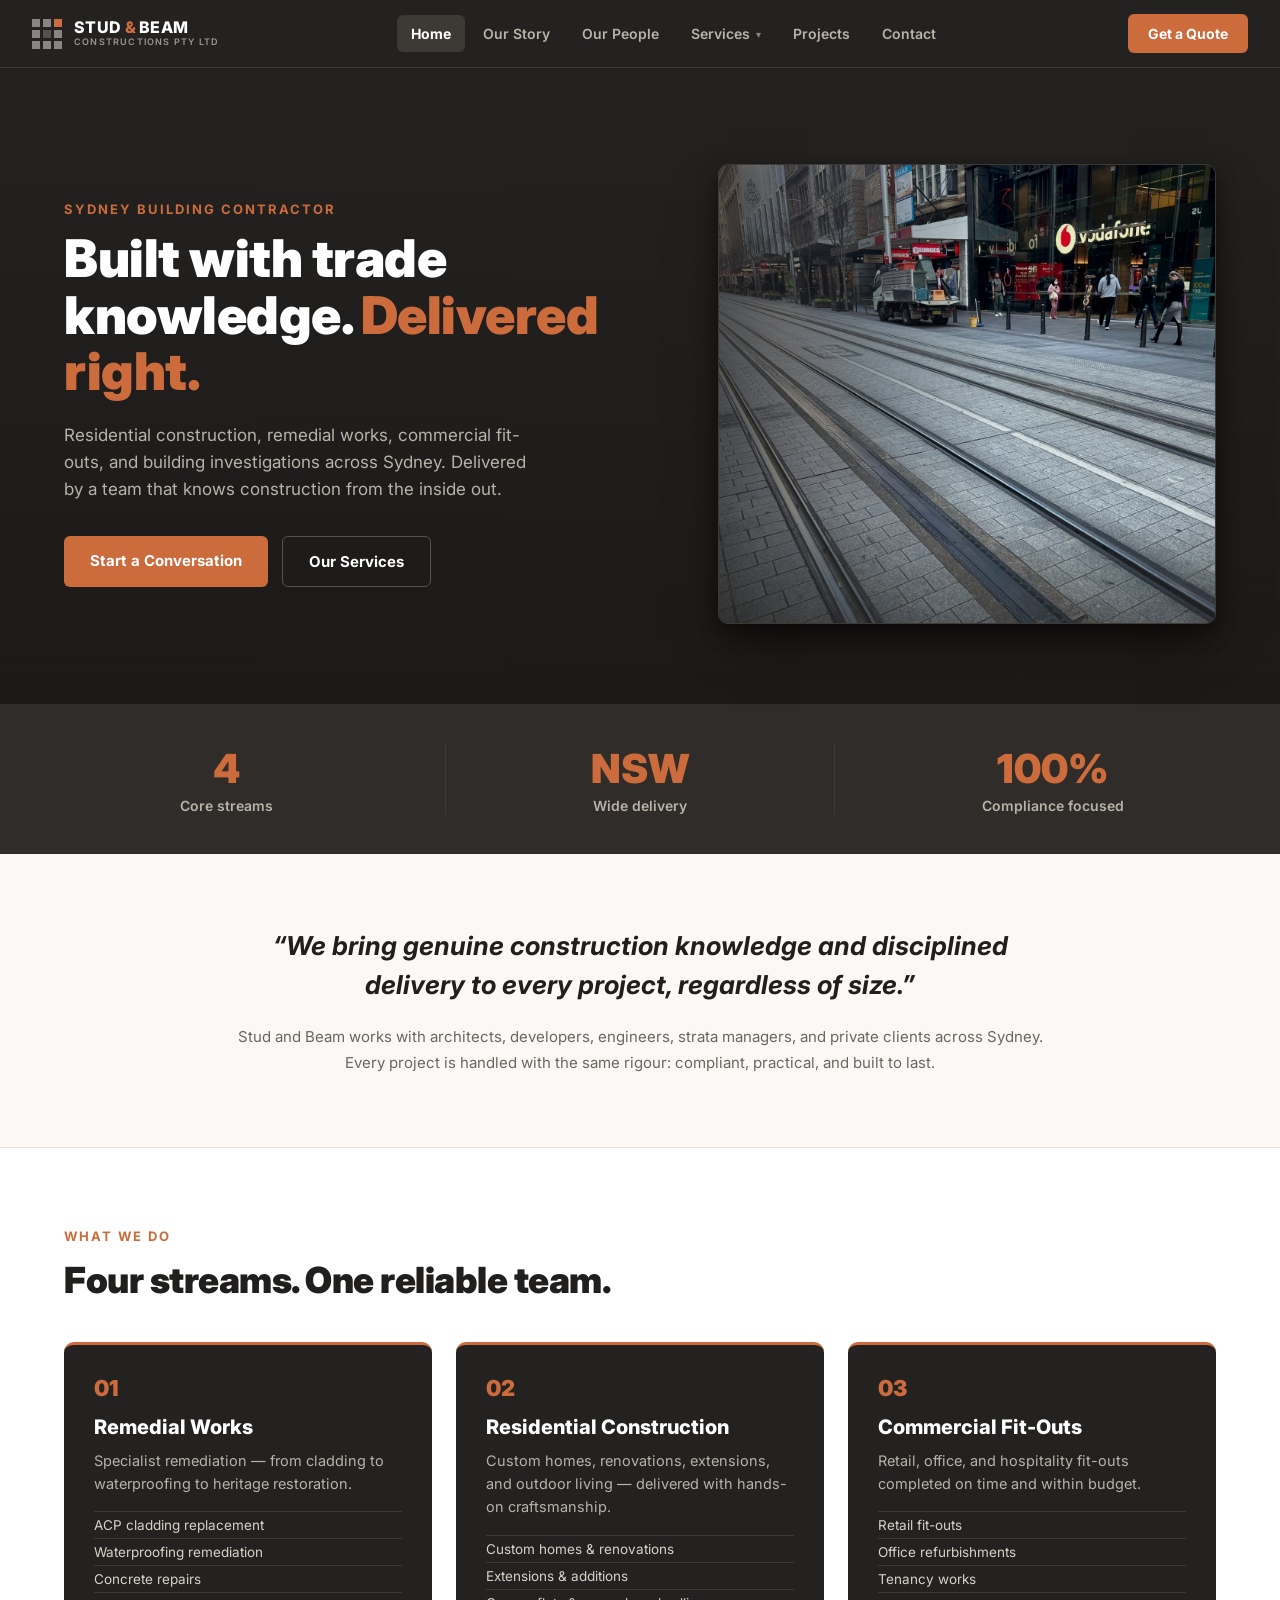
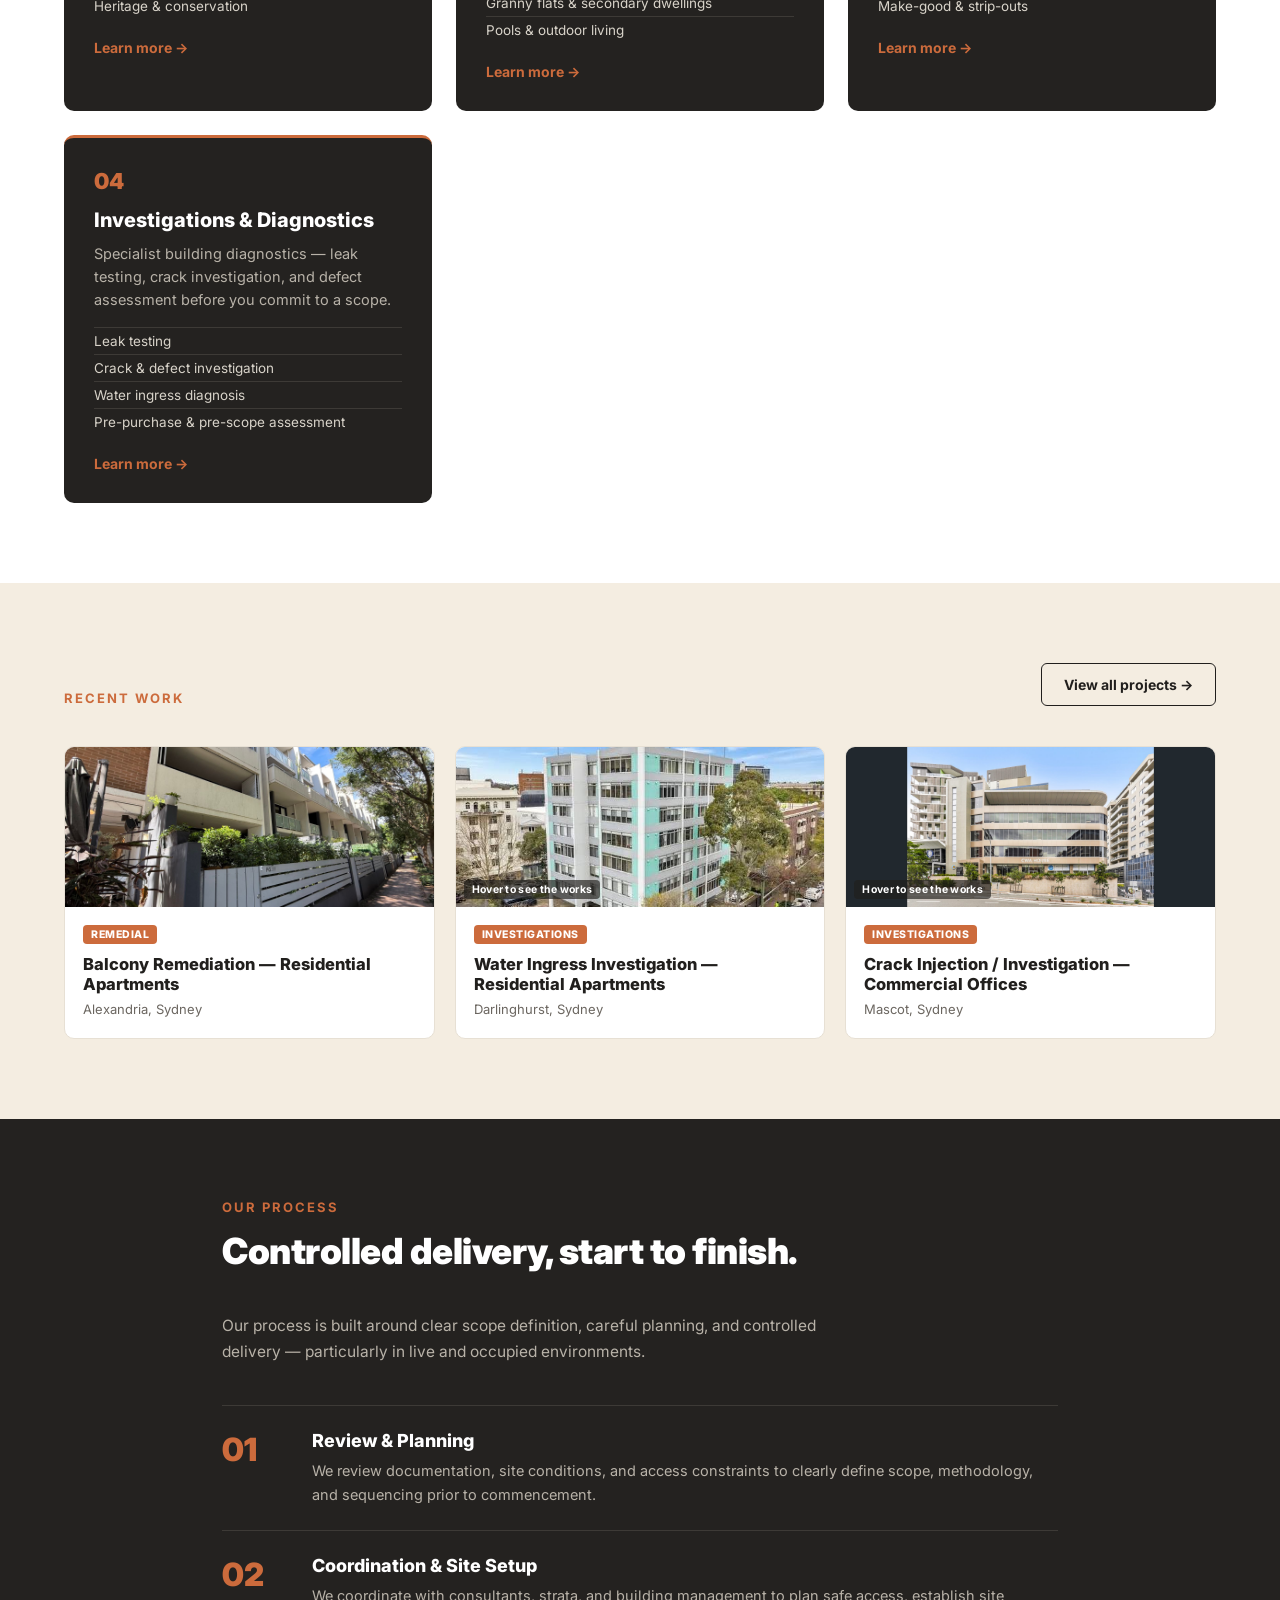
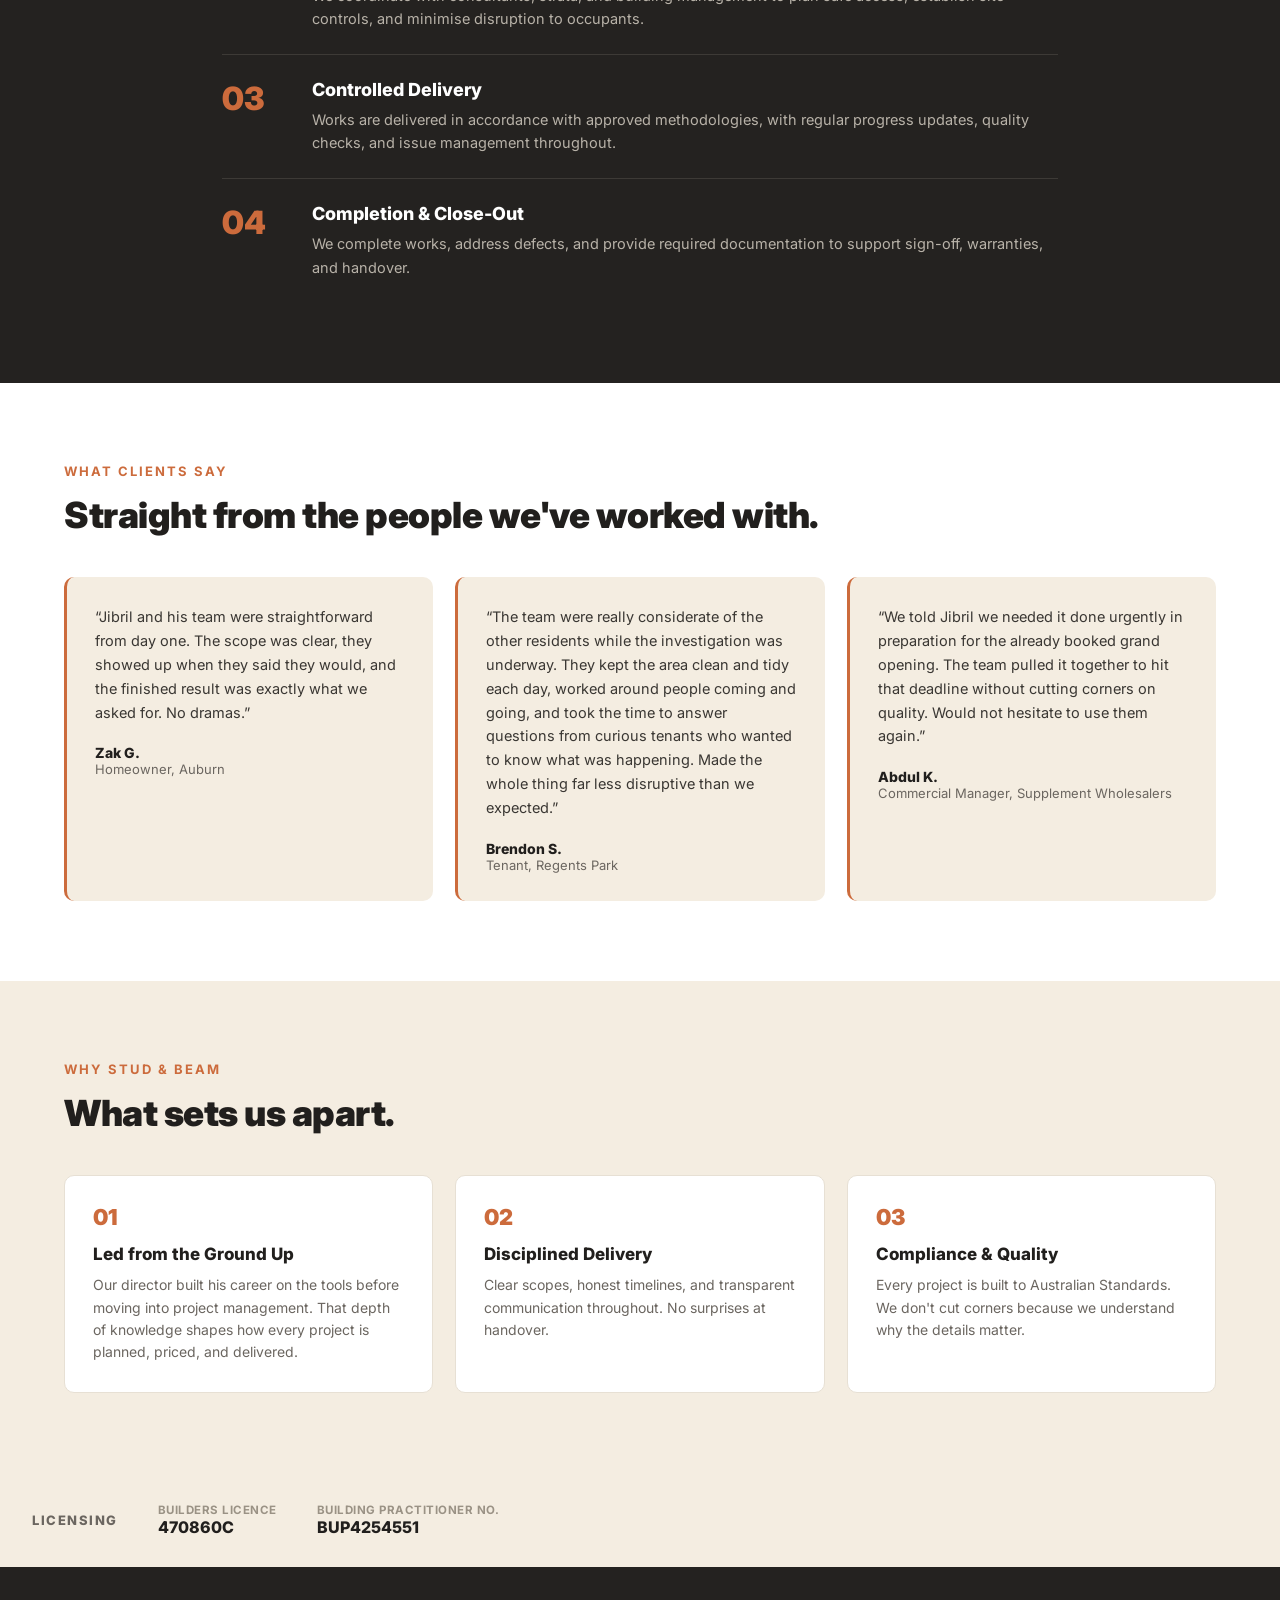
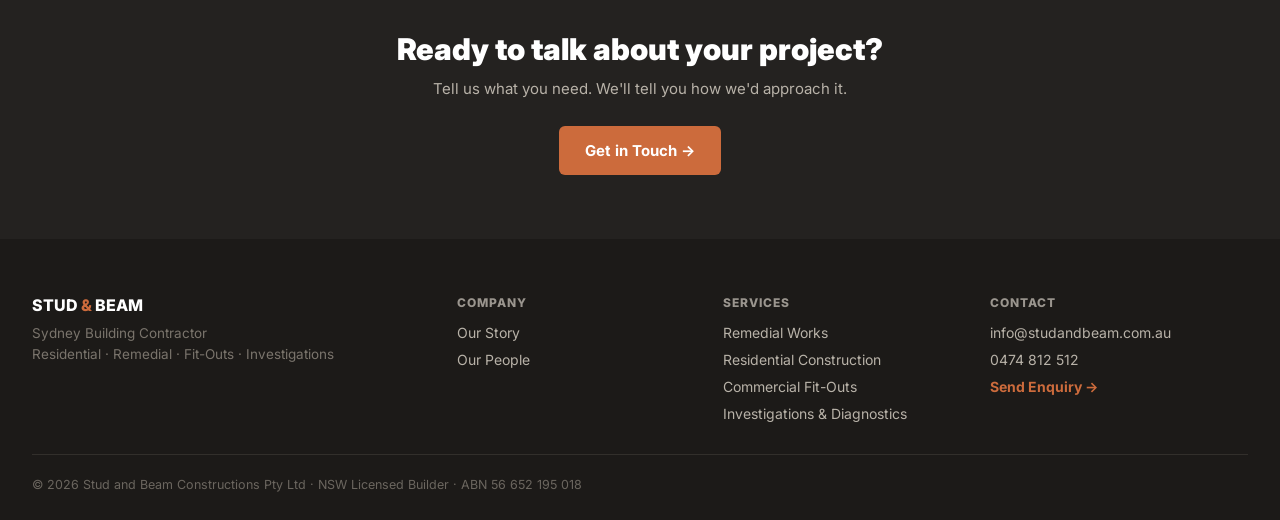
<file: index.html>
<!DOCTYPE html>
<html lang="en">
<head>
<meta charset="utf-8">
<meta name="viewport" content="width=device-width, initial-scale=1">
<link rel="preconnect" href="https://fonts.googleapis.com">
<link rel="preconnect" href="https://fonts.gstatic.com" crossorigin>
<link href="https://fonts.googleapis.com/css2?family=Inter:wght@400;500;600;700;800;900&display=swap" rel="stylesheet">
<link rel="icon" type="image/png" sizes="192x192" href="android-chrome-192x192.png">
<link rel="icon" type="image/png" sizes="32x32" href="favicon-32x32.png">
<link rel="icon" type="image/png" sizes="16x16" href="favicon-16x16.png">
<link rel="apple-touch-icon" href="apple-touch-icon.png">
<link rel="stylesheet" href="css/style.css">
<title>Stud &amp; Beam Constructions | Sydney Building Contractor</title>
<meta name="description" content="Residential construction, remedial works, commercial fit-outs, and building investigations across NSW.">

</head>
<body>
<header class="site-header">
  <div class="nav-wrap">
    <a href="index.html" class="logo-btn">
      <div class="logo-grid"><span></span><span></span><span></span><span></span><span></span><span></span><span></span><span></span><span></span></div>
      <div class="logo-text">
        <div class="logo-title">STUD <span class="amp">&amp;</span> BEAM</div>
        <div class="logo-sub">CONSTRUCTIONS PTY LTD</div>
      </div>
    </a>
    <button class="mobile-menu-btn">Menu ▾</button>
    <div class="nav-links">
      <a href="index.html" class="nav-link active">Home</a>
      <a href="our-story.html" class="nav-link">Our Story</a>
      <a href="our-people.html" class="nav-link">Our People</a>
      <div class="nav-dropdown">
        <button class="nav-link"><span style="display:flex;align-items:center;gap:6px;">Services <span style="font-size:10px;opacity:0.7;">▾</span></span></button>
        <div class="nav-dropdown-menu">
          <div class="nav-dropdown-menu-inner">
            <a href="service-remedial.html" class="nav-dropdown-item">Remedial Works</a>
            <a href="service-residential-construction.html" class="nav-dropdown-item">Residential Construction</a>
            <a href="service-fitouts.html" class="nav-dropdown-item">Commercial Fit-Outs</a>
            <a href="service-investigations.html" class="nav-dropdown-item">Investigations &amp; Diagnostics</a>
          </div>
        </div>
      </div>
      <a href="projects.html" class="nav-link">Projects</a>
      <a href="contact.html" class="nav-link">Contact</a>
    </div>
    <a href="contact.html" class="btn-quote">Get a Quote</a>
  </div>
</header>

<div data-screen-label="Home">
  <div class="hero">
    <div class="container hero-inner">
      <div class="hero-copy">
        <div class="eyebrow">Sydney Building Contractor</div>
        <h1>Built with trade knowledge. <span>Delivered right.</span></h1>
        <p>Residential construction, remedial works, commercial fit-outs, and building investigations across Sydney. Delivered by a team that knows construction from the inside out.</p>
        <div class="hero-actions">
          <a href="contact.html" class="btn">Start a Conversation</a>
          <a href="services.html" class="btn-outline-dark">Our Services</a>
        </div>
      </div>
      <div class="hero-image"><img src="images/hero.jpg" alt="Stud and Beam site work"></div>
    </div>
  </div>

  <div class="stats-bar">
    <div class="stats-grid">
      <div class="stat"><div class="stat-num">4</div><div class="stat-label">Core streams</div></div>
      <div class="stat bordered"><div class="stat-num">NSW</div><div class="stat-label">Wide delivery</div></div>
      <div class="stat"><div class="stat-num">100%</div><div class="stat-label">Compliance focused</div></div>
    </div>
  </div>

  <div class="quote-section">
    <div class="container-narrow">
      <blockquote>&ldquo;We bring genuine construction knowledge and disciplined delivery to every project, regardless of size.&rdquo;</blockquote>
      <p class="attribution">Stud and Beam works with architects, developers, engineers, strata managers, and private clients across Sydney. Every project is handled with the same rigour: compliant, practical, and built to last.</p>
    </div>
  </div>

  <div class="section-white bordered-top">
    <div class="container">
      <div class="eyebrow">What We Do</div>
      <h2 class="section-title">Four streams. One reliable team.</h2>
      <div class="services-grid"><div class="service-card">
              <div class="num">01</div>
              <h3>Remedial Works</h3>
              <p>Specialist remediation &mdash; from cladding to waterproofing to heritage restoration.</p>
              <div class="bullets"><div>ACP cladding replacement</div><div>Waterproofing remediation</div><div>Concrete repairs</div><div>Heritage &amp; conservation</div></div>
              <a href="service-remedial.html" class="learn-more">Learn more &rarr;</a>
            </div>
<div class="service-card">
              <div class="num">02</div>
              <h3>Residential Construction</h3>
              <p>Custom homes, renovations, extensions, and outdoor living &mdash; delivered with hands-on craftsmanship.</p>
              <div class="bullets"><div>Custom homes &amp; renovations</div><div>Extensions &amp; additions</div><div>Granny flats &amp; secondary dwellings</div><div>Pools &amp; outdoor living</div></div>
              <a href="service-residential-construction.html" class="learn-more">Learn more &rarr;</a>
            </div>
<div class="service-card">
              <div class="num">03</div>
              <h3>Commercial Fit-Outs</h3>
              <p>Retail, office, and hospitality fit-outs completed on time and within budget.</p>
              <div class="bullets"><div>Retail fit-outs</div><div>Office refurbishments</div><div>Tenancy works</div><div>Make-good &amp; strip-outs</div></div>
              <a href="service-fitouts.html" class="learn-more">Learn more &rarr;</a>
            </div>
<div class="service-card">
              <div class="num">04</div>
              <h3>Investigations &amp; Diagnostics</h3>
              <p>Specialist building diagnostics &mdash; leak testing, crack investigation, and defect assessment before you commit to a scope.</p>
              <div class="bullets"><div>Leak testing</div><div>Crack &amp; defect investigation</div><div>Water ingress diagnosis</div><div>Pre-purchase &amp; pre-scope assessment</div></div>
              <a href="service-investigations.html" class="learn-more">Learn more &rarr;</a>
            </div></div>
    </div>
  </div>

  <div class="section-tan">
    <div class="container">
      <div class="projects-header-row">
        <div class="eyebrow" style="margin-bottom:0;">Recent Work</div>
        <a href="projects.html" class="btn-outline-light">View all projects &rarr;</a>
      </div>
      <div class="projects-grid"><div class="project-card">
      <div class="project-photo"><img src="images/balcony-remediation-atlas.jpg" alt="Balcony Remediation &mdash; Residential Apartments"></div>
      <div class="project-body">
        <div class="project-tag-row"><span class="project-tag">Remedial</span></div>
        <h4>Balcony Remediation &mdash; Residential Apartments</h4>
        <p class="location">Alexandria, Sydney</p>
      </div>
    </div>
<div class="project-card">
      <div class="project-photo"><div class="photo-swap">
        <img class="building-photo" src="images/building-darlinghurst-water-ingress.jpg" alt="Water Ingress Investigation &mdash; Residential Apartments - building exterior">
        <img class="work-photo" src="images/water-ingress-investigation.jpg" alt="Water Ingress Investigation &mdash; Residential Apartments - investigation photo">
        <span class="photo-swap-label">Hover to see the works</span>
      </div></div>
      <div class="project-body">
        <div class="project-tag-row"><span class="project-tag">Investigations</span></div>
        <h4>Water Ingress Investigation &mdash; Residential Apartments</h4>
        <p class="location">Darlinghurst, Sydney</p>
      </div>
    </div>
<div class="project-card">
      <div class="project-photo"><div class="photo-swap">
        <img class="building-photo" src="images/building-mascot-crack-investigation.jpg" alt="Crack Injection / Investigation &mdash; Commercial Offices - building exterior">
        <img class="work-photo" src="images/crack-investigation.jpg" alt="Crack Injection / Investigation &mdash; Commercial Offices - investigation photo">
        <span class="photo-swap-label">Hover to see the works</span>
      </div></div>
      <div class="project-body">
        <div class="project-tag-row"><span class="project-tag">Investigations</span></div>
        <h4>Crack Injection / Investigation &mdash; Commercial Offices</h4>
        <p class="location">Mascot, Sydney</p>
      </div>
    </div></div>
    </div>
  </div>

  <div class="section-dark">
    <div class="container-narrow">
      <div class="eyebrow">Our Process</div>
      <h2 class="section-title">Controlled delivery, start to finish.</h2>
      <p style="color:var(--text-onDark-2);font-size:15.5px;line-height:1.7;margin:0 0 40px;max-width:640px;">Our process is built around clear scope definition, careful planning, and controlled delivery &mdash; particularly in live and occupied environments.</p>
      <div class="process-step"><div class="num">01</div><div><h4>Review &amp; Planning</h4><p>We review documentation, site conditions, and access constraints to clearly define scope, methodology, and sequencing prior to commencement.</p></div></div>
      <div class="process-step"><div class="num">02</div><div><h4>Coordination &amp; Site Setup</h4><p>We coordinate with consultants, strata, and building management to plan safe access, establish site controls, and minimise disruption to occupants.</p></div></div>
      <div class="process-step"><div class="num">03</div><div><h4>Controlled Delivery</h4><p>Works are delivered in accordance with approved methodologies, with regular progress updates, quality checks, and issue management throughout.</p></div></div>
      <div class="process-step"><div class="num">04</div><div><h4>Completion &amp; Close-Out</h4><p>We complete works, address defects, and provide required documentation to support sign-off, warranties, and handover.</p></div></div>
    </div>
  </div>

  <div class="section-white">
    <div class="container">
      <div class="eyebrow">What Clients Say</div>
      <h2 class="section-title">Straight from the people we've worked with.</h2>
      <div class="testimonials-grid">
        <div class="testimonial-card"><p class="quote">&ldquo;Jibril and his team were straightforward from day one. The scope was clear, they showed up when they said they would, and the finished result was exactly what we asked for. No dramas.&rdquo;</p><div class="name">Zak G.</div><div class="role">Homeowner, Auburn</div></div><div class="testimonial-card"><p class="quote">&ldquo;The team were really considerate of the other residents while the investigation was underway. They kept the area clean and tidy each day, worked around people coming and going, and took the time to answer questions from curious tenants who wanted to know what was happening. Made the whole thing far less disruptive than we expected.&rdquo;</p><div class="name">Brendon S.</div><div class="role">Tenant, Regents Park</div></div><div class="testimonial-card"><p class="quote">&ldquo;We told Jibril we needed it done urgently in preparation for the already booked grand opening. The team pulled it together to hit that deadline without cutting corners on quality. Would not hesitate to use them again.&rdquo;</p><div class="name">Abdul K.</div><div class="role">Commercial Manager, Supplement Wholesalers</div></div>
      </div>
    </div>
  </div>

  <div class="section-tan">
    <div class="container">
      <div class="eyebrow">Why Stud &amp; Beam</div>
      <h2 class="section-title">What sets us apart.</h2>
      <div class="why-grid">
        <div class="why-card"><div class="num">01</div><h4>Led from the Ground Up</h4><p>Our director built his career on the tools before moving into project management. That depth of knowledge shapes how every project is planned, priced, and delivered.</p></div>
        <div class="why-card"><div class="num">02</div><h4>Disciplined Delivery</h4><p>Clear scopes, honest timelines, and transparent communication throughout. No surprises at handover.</p></div>
        <div class="why-card"><div class="num">03</div><h4>Compliance &amp; Quality</h4><p>Every project is built to Australian Standards. We don't cut corners because we understand why the details matter.</p></div>
      </div>
    </div>
  </div>

  <div class="licensing-bar">
    <div class="licensing-inner">
      <div class="licensing-label">Licensing</div>
      <div class="licensing-item"><div class="k">Builders Licence</div><div class="v">470860C</div></div>
      <div class="licensing-item"><div class="k">Building Practitioner No.</div><div class="v">BUP4254551</div></div>
    </div>
  </div>

  <div class="final-cta">
    <h2>Ready to talk about your project?</h2>
    <p>Tell us what you need. We'll tell you how we'd approach it.</p>
    <a href="contact.html" class="btn">Get in Touch &rarr;</a>
  </div>
</div>
<footer class="site-footer">
    <div class="footer-top">
      <div class="footer-brand">
        <div class="title">STUD <span class="amp">&amp;</span> BEAM</div>
        <div class="desc">Sydney Building Contractor<br>Residential &middot; Remedial &middot; Fit-Outs &middot; Investigations</div>
      </div>
      <div class="footer-col">
        <div class="heading">Company</div>
        <div class="links">
          <a href="our-story.html">Our Story</a>
          <a href="our-people.html">Our People</a>
        </div>
      </div>
      <div class="footer-col">
        <div class="heading">Services</div>
        <div class="links">
          <a href="service-remedial.html">Remedial Works</a>
          <a href="service-residential-construction.html">Residential Construction</a>
          <a href="service-fitouts.html">Commercial Fit-Outs</a>
          <a href="service-investigations.html">Investigations &amp; Diagnostics</a>
        </div>
      </div>
      <div class="footer-col contact">
        <div class="heading">Contact</div>
        <div class="links">
          <span>info@studandbeam.com.au</span>
          <span>0474 812 512</span>
          <a href="contact.html" class="enquire">Send Enquiry &rarr;</a>
        </div>
      </div>
    </div>
    <div class="footer-bottom">&copy; 2026 Stud and Beam Constructions Pty Ltd &middot; NSW Licensed Builder &middot; ABN 56 652 195 018</div>
  </footer>
<script src="js/main.js"></script>
</body>
</html>
</file>
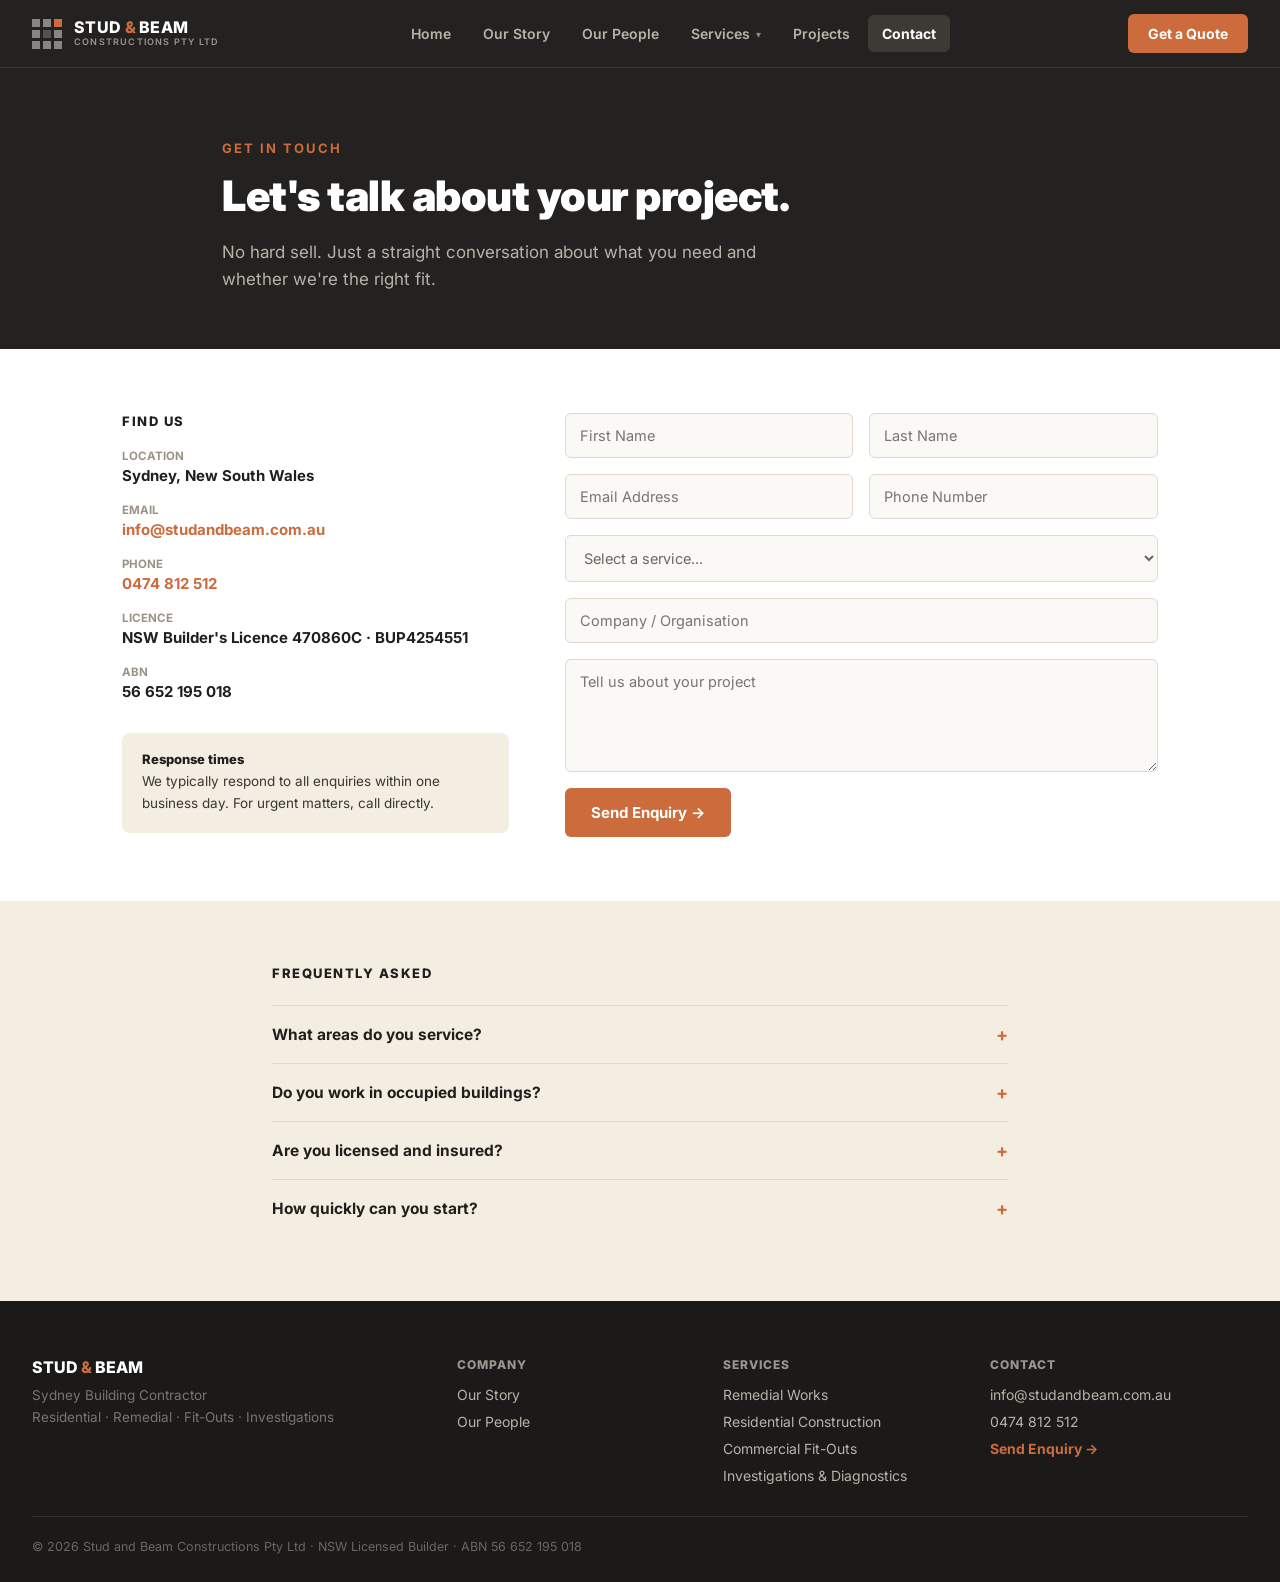
<file: contact.html>
<!DOCTYPE html>
<html lang="en">
<head>
<meta charset="utf-8">
<meta name="viewport" content="width=device-width, initial-scale=1">
<link rel="preconnect" href="https://fonts.googleapis.com">
<link rel="preconnect" href="https://fonts.gstatic.com" crossorigin>
<link href="https://fonts.googleapis.com/css2?family=Inter:wght@400;500;600;700;800;900&display=swap" rel="stylesheet">
<link rel="icon" type="image/png" sizes="192x192" href="android-chrome-192x192.png">
<link rel="icon" type="image/png" sizes="32x32" href="favicon-32x32.png">
<link rel="icon" type="image/png" sizes="16x16" href="favicon-16x16.png">
<link rel="apple-touch-icon" href="apple-touch-icon.png">
<link rel="stylesheet" href="css/style.css">
<title>Contact | Stud &amp; Beam Constructions</title>
<meta name="description" content="Get in touch with Stud and Beam Constructions for your next residential, remedial, fit-out, or investigation project.">

</head>
<body>
<header class="site-header">
  <div class="nav-wrap">
    <a href="index.html" class="logo-btn">
      <div class="logo-grid"><span></span><span></span><span></span><span></span><span></span><span></span><span></span><span></span><span></span></div>
      <div class="logo-text">
        <div class="logo-title">STUD <span class="amp">&amp;</span> BEAM</div>
        <div class="logo-sub">CONSTRUCTIONS PTY LTD</div>
      </div>
    </a>
    <button class="mobile-menu-btn">Menu ▾</button>
    <div class="nav-links">
      <a href="index.html" class="nav-link">Home</a>
      <a href="our-story.html" class="nav-link">Our Story</a>
      <a href="our-people.html" class="nav-link">Our People</a>
      <div class="nav-dropdown">
        <button class="nav-link"><span style="display:flex;align-items:center;gap:6px;">Services <span style="font-size:10px;opacity:0.7;">▾</span></span></button>
        <div class="nav-dropdown-menu">
          <div class="nav-dropdown-menu-inner">
            <a href="service-remedial.html" class="nav-dropdown-item">Remedial Works</a>
            <a href="service-residential-construction.html" class="nav-dropdown-item">Residential Construction</a>
            <a href="service-fitouts.html" class="nav-dropdown-item">Commercial Fit-Outs</a>
            <a href="service-investigations.html" class="nav-dropdown-item">Investigations &amp; Diagnostics</a>
          </div>
        </div>
      </div>
      <a href="projects.html" class="nav-link">Projects</a>
      <a href="contact.html" class="nav-link active">Contact</a>
    </div>
    <a href="contact.html" class="btn-quote">Get a Quote</a>
  </div>
</header>

<div data-screen-label="Contact">
  <div class="page-hero">
    <div class="container-narrow">
      <div class="eyebrow">Get in Touch</div>
      <h1 style="font-size:42px;">Let's talk about your project.</h1>
      <p style="max-width:600px;">No hard sell. Just a straight conversation about what you need and whether we're the right fit.</p>
    </div>
  </div>

  <div class="section-white" style="padding:64px 32px;">
    <div class="container" style="max-width:1100px;" >
      <div class="contact-layout">
        <div class="contact-details">
          <h4>Find Us</h4>
          <div class="contact-info-list">
            <div><div class="k">Location</div><div class="v">Sydney, New South Wales</div></div>
            <div><div class="k">Email</div><div class="v accent">info@studandbeam.com.au</div></div>
            <div><div class="k">Phone</div><div class="v accent">0474 812 512</div></div>
            <div><div class="k">Licence</div><div class="v">NSW Builder's Licence 470860C &middot; BUP4254551</div></div>
            <div><div class="k">ABN</div><div class="v">56 652 195 018</div></div>
          </div>
          <div class="response-box">
            <div class="title">Response times</div>
            <p>We typically respond to all enquiries within one business day. For urgent matters, call directly.</p>
          </div>
        </div>

        <div class="contact-form-wrap">
          <form class="contact-form" id="contactForm">
            <input type="hidden" name="access_key" value="29a8e0e6-ba0a-4e9a-b56b-119476aa6822">
            <input type="hidden" name="subject" value="New enquiry from studandbeam.com.au">
            <input type="text" name="botcheck" style="display:none" tabindex="-1" autocomplete="off">
            <div class="form-row">
              <input required name="first_name" placeholder="First Name">
              <input required name="last_name" placeholder="Last Name">
            </div>
            <div class="form-row">
              <input required type="email" name="email" placeholder="Email Address">
              <input name="phone" placeholder="Phone Number">
            </div>
            <select name="service">
              <option value="">Select a service...</option>
              <option>Residential Construction</option>
              <option>Remedial Works</option>
              <option>Commercial Fit-Out</option>
              <option>Investigations &amp; Diagnostics</option>
              <option>Not Sure Yet</option>
            </select>
            <input name="company" placeholder="Company / Organisation">
            <textarea required name="message" placeholder="Tell us about your project" rows="5"></textarea>
            <button type="submit" class="btn">Send Enquiry &rarr;</button>
          </form>
        </div>
      </div>
    </div>
  </div>

  <div class="faq-section">
    <div class="container-narrow" style="max-width:800px;">
      <h4>Frequently Asked</h4>
      <div class="faq-item">
            <button class="faq-question"><span class="q">What areas do you service?</span><span class="icon">+</span></button>
            <p class="faq-answer">We deliver projects across NSW, working with private clients, developers, strata managers, and commercial clients.</p>
          </div>
<div class="faq-item">
            <button class="faq-question"><span class="q">Do you work in occupied buildings?</span><span class="icon">+</span></button>
            <p class="faq-answer">Yes &mdash; a large part of our remedial work is delivered in live, occupied residential and commercial buildings. We plan access, sequencing, and site controls specifically to minimise disruption to residents and tenants.</p>
          </div>
<div class="faq-item">
            <button class="faq-question"><span class="q">Are you licensed and insured?</span><span class="icon">+</span></button>
            <p class="faq-answer">Yes. Stud and Beam Constructions holds NSW Builder's Licence 470860C and Building Practitioner No. BUP4254551, and carries appropriate insurances for all project types.</p>
          </div>
<div class="faq-item">
            <button class="faq-question"><span class="q">How quickly can you start?</span><span class="icon">+</span></button>
            <p class="faq-answer">It depends on scope and current programme, but we typically respond to enquiries within one business day and can advise on likely start dates once we understand the project.</p>
          </div>
    </div>
  </div>
</div>
<footer class="site-footer">
    <div class="footer-top">
      <div class="footer-brand">
        <div class="title">STUD <span class="amp">&amp;</span> BEAM</div>
        <div class="desc">Sydney Building Contractor<br>Residential &middot; Remedial &middot; Fit-Outs &middot; Investigations</div>
      </div>
      <div class="footer-col">
        <div class="heading">Company</div>
        <div class="links">
          <a href="our-story.html">Our Story</a>
          <a href="our-people.html">Our People</a>
        </div>
      </div>
      <div class="footer-col">
        <div class="heading">Services</div>
        <div class="links">
          <a href="service-remedial.html">Remedial Works</a>
          <a href="service-residential-construction.html">Residential Construction</a>
          <a href="service-fitouts.html">Commercial Fit-Outs</a>
          <a href="service-investigations.html">Investigations &amp; Diagnostics</a>
        </div>
      </div>
      <div class="footer-col contact">
        <div class="heading">Contact</div>
        <div class="links">
          <span>info@studandbeam.com.au</span>
          <span>0474 812 512</span>
          <a href="contact.html" class="enquire">Send Enquiry &rarr;</a>
        </div>
      </div>
    </div>
    <div class="footer-bottom">&copy; 2026 Stud and Beam Constructions Pty Ltd &middot; NSW Licensed Builder &middot; ABN 56 652 195 018</div>
  </footer>
<script src="js/main.js"></script>
</body>
</html>
</file>
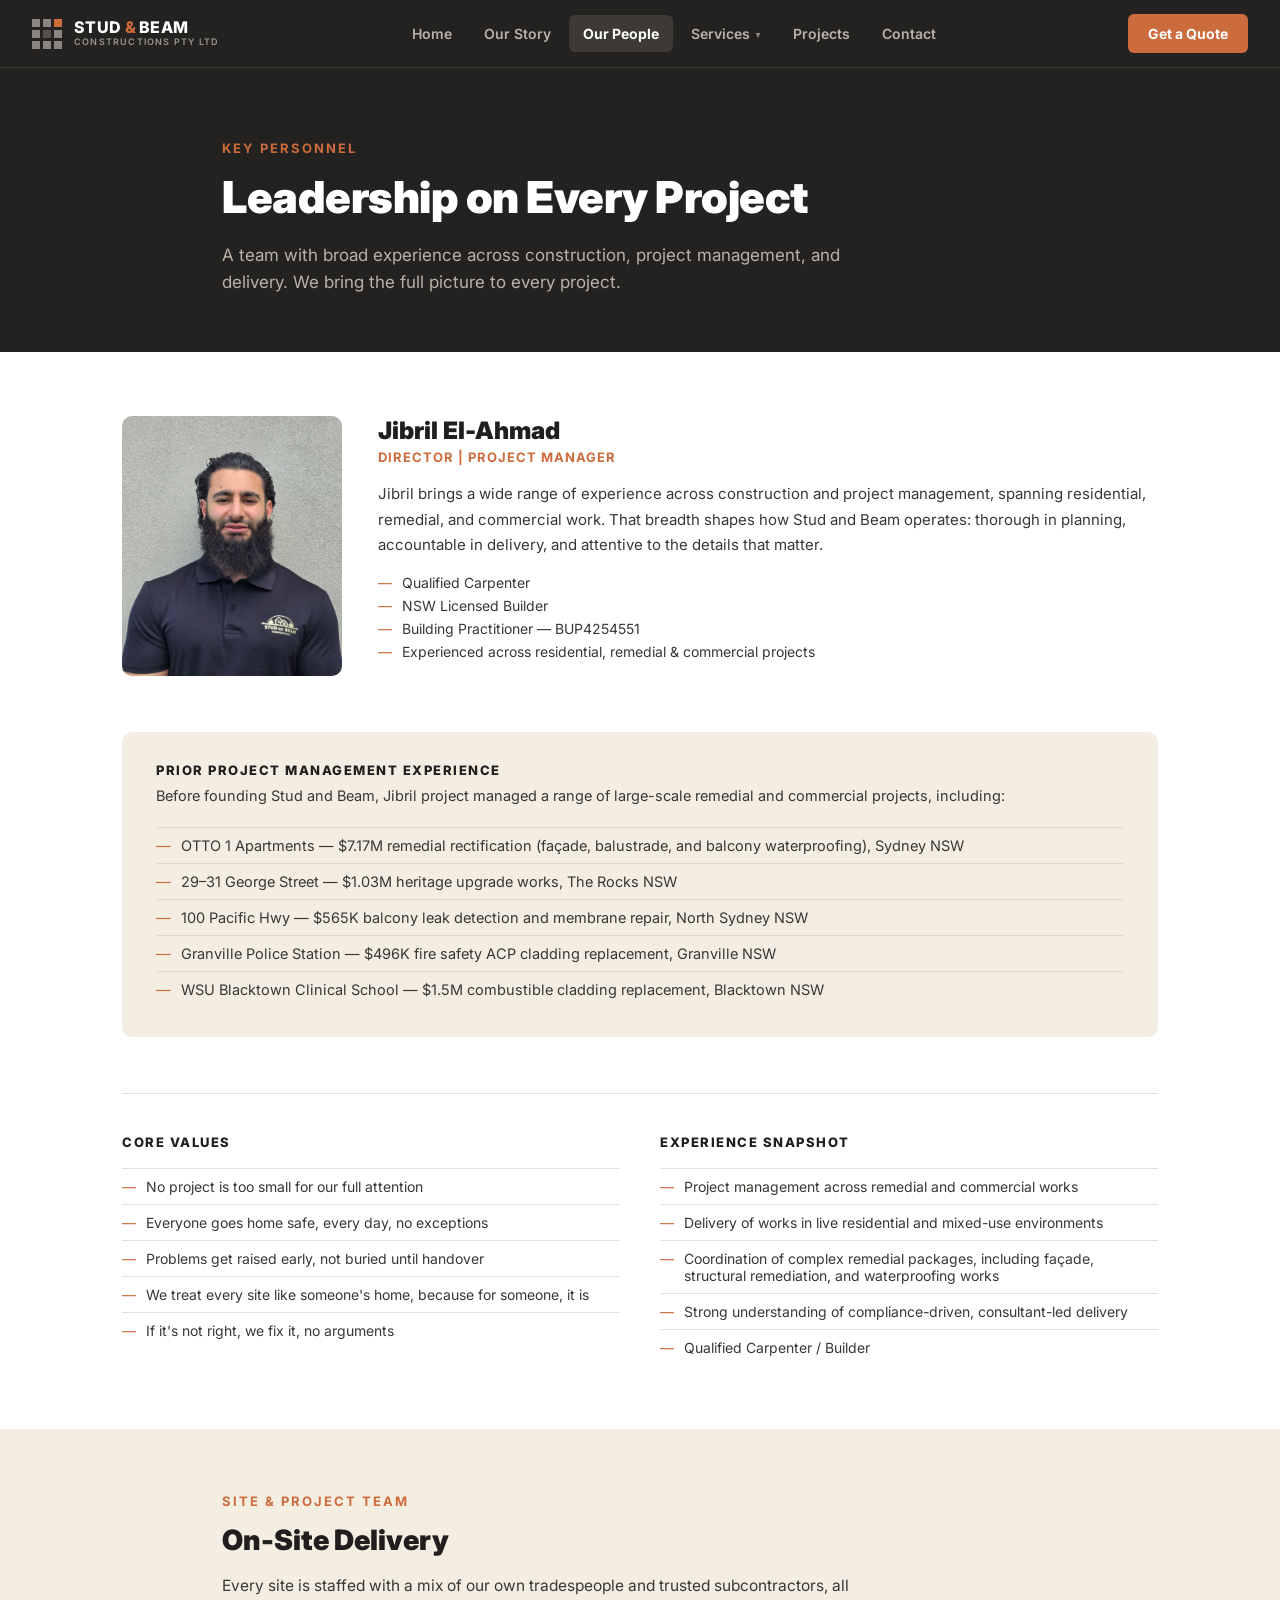
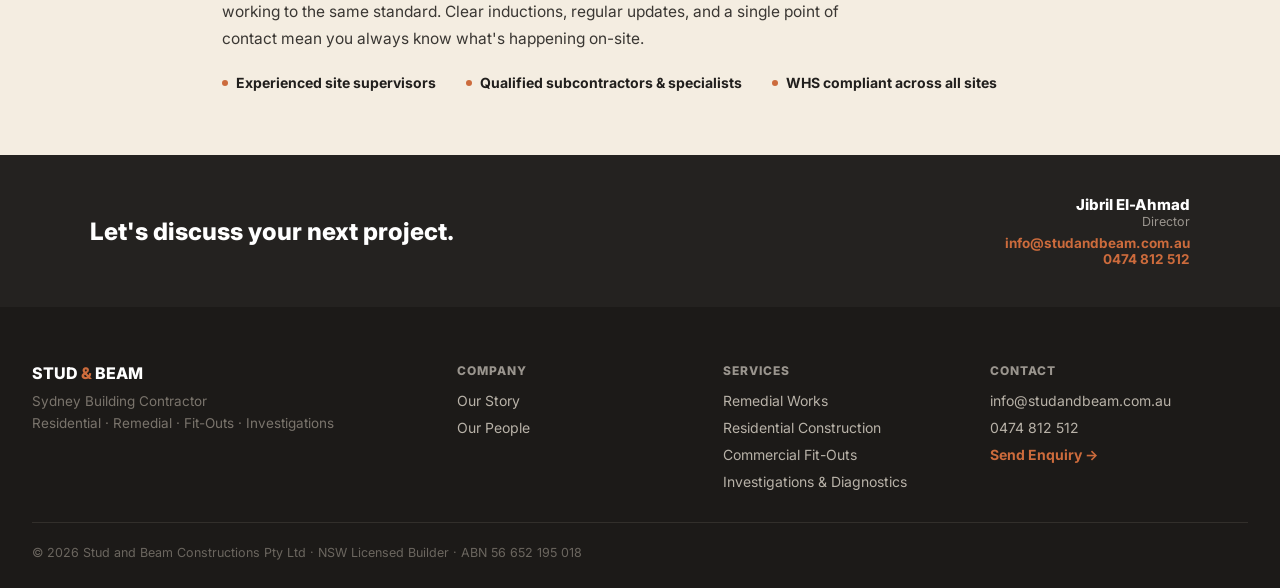
<file: our-people.html>
<!DOCTYPE html>
<html lang="en">
<head>
<meta charset="utf-8">
<meta name="viewport" content="width=device-width, initial-scale=1">
<link rel="preconnect" href="https://fonts.googleapis.com">
<link rel="preconnect" href="https://fonts.gstatic.com" crossorigin>
<link href="https://fonts.googleapis.com/css2?family=Inter:wght@400;500;600;700;800;900&display=swap" rel="stylesheet">
<link rel="icon" type="image/png" sizes="192x192" href="android-chrome-192x192.png">
<link rel="icon" type="image/png" sizes="32x32" href="favicon-32x32.png">
<link rel="icon" type="image/png" sizes="16x16" href="favicon-16x16.png">
<link rel="apple-touch-icon" href="apple-touch-icon.png">
<link rel="stylesheet" href="css/style.css">
<title>Our People | Stud &amp; Beam Constructions</title>
<meta name="description" content="Meet Jibril El-Ahmad, Director of Stud and Beam Constructions, and the team behind every project.">

</head>
<body>
<header class="site-header">
  <div class="nav-wrap">
    <a href="index.html" class="logo-btn">
      <div class="logo-grid"><span></span><span></span><span></span><span></span><span></span><span></span><span></span><span></span><span></span></div>
      <div class="logo-text">
        <div class="logo-title">STUD <span class="amp">&amp;</span> BEAM</div>
        <div class="logo-sub">CONSTRUCTIONS PTY LTD</div>
      </div>
    </a>
    <button class="mobile-menu-btn">Menu ▾</button>
    <div class="nav-links">
      <a href="index.html" class="nav-link">Home</a>
      <a href="our-story.html" class="nav-link">Our Story</a>
      <a href="our-people.html" class="nav-link active">Our People</a>
      <div class="nav-dropdown">
        <button class="nav-link"><span style="display:flex;align-items:center;gap:6px;">Services <span style="font-size:10px;opacity:0.7;">▾</span></span></button>
        <div class="nav-dropdown-menu">
          <div class="nav-dropdown-menu-inner">
            <a href="service-remedial.html" class="nav-dropdown-item">Remedial Works</a>
            <a href="service-residential-construction.html" class="nav-dropdown-item">Residential Construction</a>
            <a href="service-fitouts.html" class="nav-dropdown-item">Commercial Fit-Outs</a>
            <a href="service-investigations.html" class="nav-dropdown-item">Investigations &amp; Diagnostics</a>
          </div>
        </div>
      </div>
      <a href="projects.html" class="nav-link">Projects</a>
      <a href="contact.html" class="nav-link">Contact</a>
    </div>
    <a href="contact.html" class="btn-quote">Get a Quote</a>
  </div>
</header>

<div data-screen-label="Our People">
  <div class="page-hero">
    <div class="container-narrow">
      <div class="eyebrow">Key Personnel</div>
      <h1>Leadership on Every Project</h1>
      <p>A team with broad experience across construction, project management, and delivery. We bring the full picture to every project.</p>
    </div>
  </div>

  <div class="section-white" style="padding:64px 32px;">
    <div class="container" style="max-width:1100px;">
      <div class="person-block">
        <div class="person-photo"><img src="images/jibril-el-ahmad.jpg" alt="Jibril El-Ahmad"></div>
        <div class="person-info">
          <h3>Jibril El-Ahmad</h3>
          <div class="role">Director | Project Manager</div>
          <p>Jibril brings a wide range of experience across construction and project management, spanning residential, remedial, and commercial work. That breadth shapes how Stud and Beam operates: thorough in planning, accountable in delivery, and attentive to the details that matter.</p>
          <div class="cred-list">
            <div><span>&mdash;</span>Qualified Carpenter</div>
            <div><span>&mdash;</span>NSW Licensed Builder</div>
            <div><span>&mdash;</span>Building Practitioner &mdash; BUP4254551</div>
            <div><span>&mdash;</span>Experienced across residential, remedial &amp; commercial projects</div>
          </div>
        </div>
      </div>

      <div class="prior-experience-box">
        <h4>Prior Project Management Experience</h4>
        <p>Before founding Stud and Beam, Jibril project managed a range of large-scale remedial and commercial projects, including:</p>
        <div class="dash-list tan">
          <div><span>&mdash;</span>OTTO 1 Apartments &mdash; $7.17M remedial rectification (fa&ccedil;ade, balustrade, and balcony waterproofing), Sydney NSW</div>
          <div><span>&mdash;</span>29&ndash;31 George Street &mdash; $1.03M heritage upgrade works, The Rocks NSW</div>
          <div><span>&mdash;</span>100 Pacific Hwy &mdash; $565K balcony leak detection and membrane repair, North Sydney NSW</div>
          <div><span>&mdash;</span>Granville Police Station &mdash; $496K fire safety ACP cladding replacement, Granville NSW</div>
          <div><span>&mdash;</span>WSU Blacktown Clinical School &mdash; $1.5M combustible cladding replacement, Blacktown NSW</div>
        </div>
      </div>

      <div class="two-col-values">
        <div>
          <h4>Core Values</h4>
          <div class="dash-list">
            <div><span>&mdash;</span>No project is too small for our full attention</div>
            <div><span>&mdash;</span>Everyone goes home safe, every day, no exceptions</div>
            <div><span>&mdash;</span>Problems get raised early, not buried until handover</div>
            <div><span>&mdash;</span>We treat every site like someone's home, because for someone, it is</div>
            <div><span>&mdash;</span>If it's not right, we fix it, no arguments</div>
          </div>
        </div>
        <div>
          <h4>Experience Snapshot</h4>
          <div class="dash-list">
            <div><span>&mdash;</span>Project management across remedial and commercial works</div>
            <div><span>&mdash;</span>Delivery of works in live residential and mixed-use environments</div>
            <div><span>&mdash;</span>Coordination of complex remedial packages, including fa&ccedil;ade, structural remediation, and waterproofing works</div>
            <div><span>&mdash;</span>Strong understanding of compliance-driven, consultant-led delivery</div>
            <div><span>&mdash;</span>Qualified Carpenter / Builder</div>
          </div>
        </div>
      </div>
    </div>
  </div>

  <div class="onsite-block">
    <div class="container-narrow">
      <div class="eyebrow">Site &amp; Project Team</div>
      <h2>On-Site Delivery</h2>
      <p>Every site is staffed with a mix of our own tradespeople and trusted subcontractors, all working to the same standard. Clear inductions, regular updates, and a single point of contact mean you always know what's happening on-site.</p>
      <div class="site-team-points">
        <div><span class="dot"></span>Experienced site supervisors</div>
        <div><span class="dot"></span>Qualified subcontractors &amp; specialists</div>
        <div><span class="dot"></span>WHS compliant across all sites</div>
      </div>
    </div>
  </div>

  <div class="contact-strip">
    <div class="contact-strip-inner">
      <h3>Let's discuss your next project.</h3>
      <div class="who">
        <div class="name">Jibril El-Ahmad</div>
        <div class="role">Director</div>
        <div class="detail">info@studandbeam.com.au</div>
        <div class="detail">0474 812 512</div>
      </div>
    </div>
  </div>
</div>
<footer class="site-footer">
    <div class="footer-top">
      <div class="footer-brand">
        <div class="title">STUD <span class="amp">&amp;</span> BEAM</div>
        <div class="desc">Sydney Building Contractor<br>Residential &middot; Remedial &middot; Fit-Outs &middot; Investigations</div>
      </div>
      <div class="footer-col">
        <div class="heading">Company</div>
        <div class="links">
          <a href="our-story.html">Our Story</a>
          <a href="our-people.html">Our People</a>
        </div>
      </div>
      <div class="footer-col">
        <div class="heading">Services</div>
        <div class="links">
          <a href="service-remedial.html">Remedial Works</a>
          <a href="service-residential-construction.html">Residential Construction</a>
          <a href="service-fitouts.html">Commercial Fit-Outs</a>
          <a href="service-investigations.html">Investigations &amp; Diagnostics</a>
        </div>
      </div>
      <div class="footer-col contact">
        <div class="heading">Contact</div>
        <div class="links">
          <span>info@studandbeam.com.au</span>
          <span>0474 812 512</span>
          <a href="contact.html" class="enquire">Send Enquiry &rarr;</a>
        </div>
      </div>
    </div>
    <div class="footer-bottom">&copy; 2026 Stud and Beam Constructions Pty Ltd &middot; NSW Licensed Builder &middot; ABN 56 652 195 018</div>
  </footer>
<script src="js/main.js"></script>
</body>
</html>
</file>
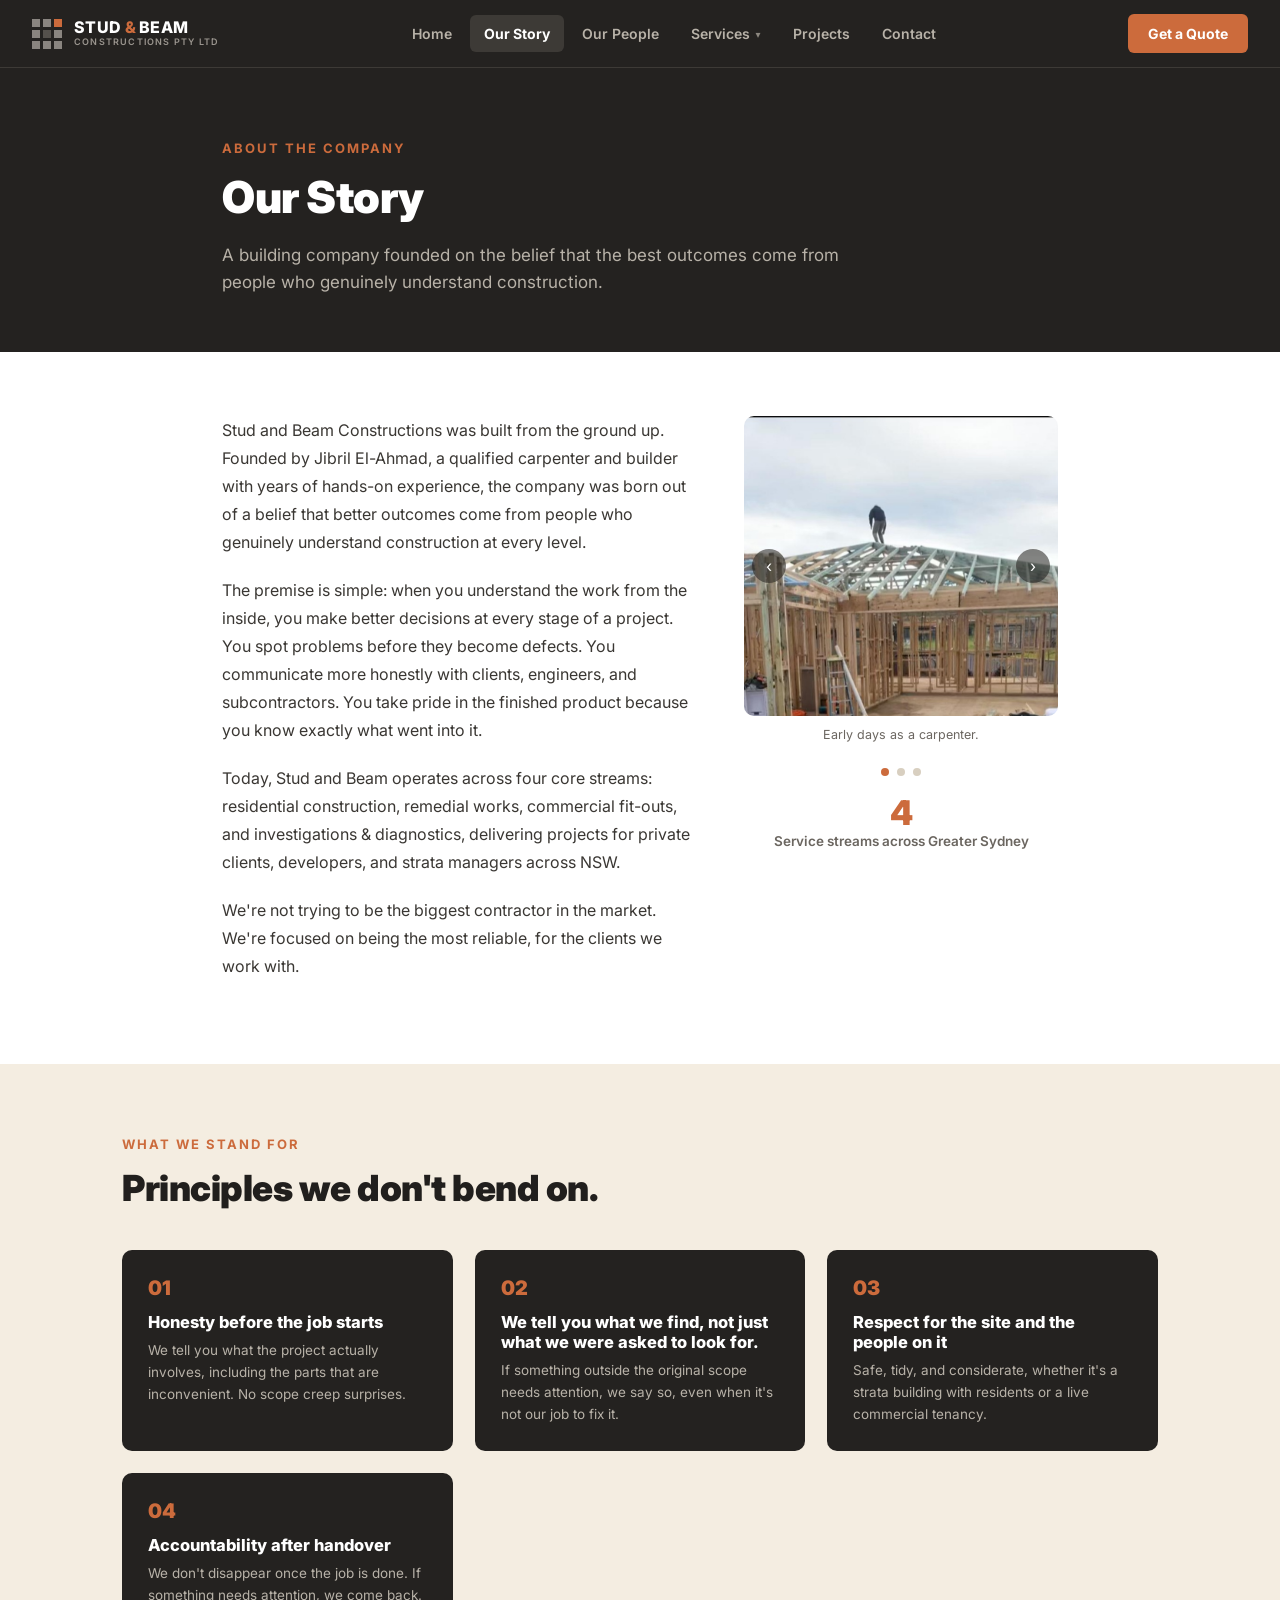
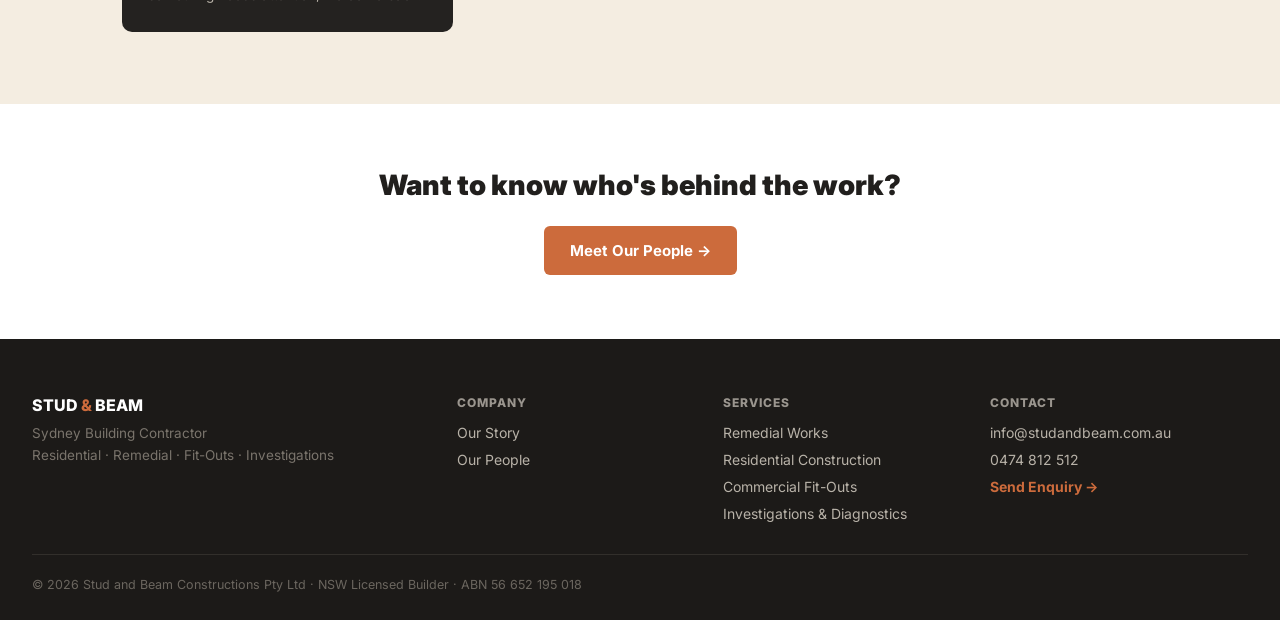
<file: our-story.html>
<!DOCTYPE html>
<html lang="en">
<head>
<meta charset="utf-8">
<meta name="viewport" content="width=device-width, initial-scale=1">
<link rel="preconnect" href="https://fonts.googleapis.com">
<link rel="preconnect" href="https://fonts.gstatic.com" crossorigin>
<link href="https://fonts.googleapis.com/css2?family=Inter:wght@400;500;600;700;800;900&display=swap" rel="stylesheet">
<link rel="icon" type="image/png" sizes="192x192" href="android-chrome-192x192.png">
<link rel="icon" type="image/png" sizes="32x32" href="favicon-32x32.png">
<link rel="icon" type="image/png" sizes="16x16" href="favicon-16x16.png">
<link rel="apple-touch-icon" href="apple-touch-icon.png">
<link rel="stylesheet" href="css/style.css">
<title>Our Story | Stud &amp; Beam Constructions</title>
<meta name="description" content="How Stud and Beam Constructions was built from the ground up by a qualified carpenter and builder.">

</head>
<body>
<header class="site-header">
  <div class="nav-wrap">
    <a href="index.html" class="logo-btn">
      <div class="logo-grid"><span></span><span></span><span></span><span></span><span></span><span></span><span></span><span></span><span></span></div>
      <div class="logo-text">
        <div class="logo-title">STUD <span class="amp">&amp;</span> BEAM</div>
        <div class="logo-sub">CONSTRUCTIONS PTY LTD</div>
      </div>
    </a>
    <button class="mobile-menu-btn">Menu ▾</button>
    <div class="nav-links">
      <a href="index.html" class="nav-link">Home</a>
      <a href="our-story.html" class="nav-link active">Our Story</a>
      <a href="our-people.html" class="nav-link">Our People</a>
      <div class="nav-dropdown">
        <button class="nav-link"><span style="display:flex;align-items:center;gap:6px;">Services <span style="font-size:10px;opacity:0.7;">▾</span></span></button>
        <div class="nav-dropdown-menu">
          <div class="nav-dropdown-menu-inner">
            <a href="service-remedial.html" class="nav-dropdown-item">Remedial Works</a>
            <a href="service-residential-construction.html" class="nav-dropdown-item">Residential Construction</a>
            <a href="service-fitouts.html" class="nav-dropdown-item">Commercial Fit-Outs</a>
            <a href="service-investigations.html" class="nav-dropdown-item">Investigations &amp; Diagnostics</a>
          </div>
        </div>
      </div>
      <a href="projects.html" class="nav-link">Projects</a>
      <a href="contact.html" class="nav-link">Contact</a>
    </div>
    <a href="contact.html" class="btn-quote">Get a Quote</a>
  </div>
</header>

<div data-screen-label="Our Story">
  <div class="page-hero">
    <div class="container-narrow">
      <div class="eyebrow">About the Company</div>
      <h1>Our Story</h1>
      <p>A building company founded on the belief that the best outcomes come from people who genuinely understand construction.</p>
    </div>
  </div>

  <div class="section-white" style="padding:64px 32px;">
    <div class="container-narrow story-flex">
      <div class="story-copy">
        <p>Stud and Beam Constructions was built from the ground up. Founded by Jibril El-Ahmad, a qualified carpenter and builder with years of hands-on experience, the company was born out of a belief that better outcomes come from people who genuinely understand construction at every level.</p>
        <p>The premise is simple: when you understand the work from the inside, you make better decisions at every stage of a project. You spot problems before they become defects. You communicate more honestly with clients, engineers, and subcontractors. You take pride in the finished product because you know exactly what went into it.</p>
        <p>Today, Stud and Beam operates across four core streams: residential construction, remedial works, commercial fit-outs, and investigations &amp; diagnostics, delivering projects for private clients, developers, and strata managers across NSW.</p>
        <p>We're not trying to be the biggest contractor in the market. We're focused on being the most reliable, for the clients we work with.</p>
      </div>
      <div class="story-side">
        <div class="story-carousel">
          <img src="images/story-early-carpentry.jpg" data-caption="Early days as a carpenter." alt="Early days as a carpenter">
          <img src="images/story-duplex-common-wall.jpg" data-caption="Installing the common wall for a duplex." alt="Installing the common wall for a duplex" style="display:none;">
          <img src="images/story-blacktown-clinical-school.jpg" data-caption="Project managing cladding replacement works at Blacktown Clinical School" alt="Project managing cladding replacement works at Blacktown Clinical School" style="display:none;">
          <button class="story-nav-btn prev" aria-label="Previous photo">&lsaquo;</button>
          <button class="story-nav-btn next" aria-label="Next photo">&rsaquo;</button>
        </div>
        <p class="story-caption">Early days as a carpenter.</p>
        <div class="story-dots">
          <button class="story-dot active" aria-label="Go to photo 1"></button>
          <button class="story-dot" aria-label="Go to photo 2"></button>
          <button class="story-dot" aria-label="Go to photo 3"></button>
        </div>
        <div class="big-num">4</div>
        <div class="big-label">Service streams across Greater Sydney</div>
      </div>
    </div>
  </div>

  <div class="section-tan" style="padding:72px 32px;">
    <div class="container" style="max-width:1100px;">
      <div class="eyebrow">What We Stand For</div>
      <h2 class="section-title">Principles we don't bend on.</h2>
      <div class="values-grid">
        <div class="value-card"><div class="num">01</div><h4>Honesty before the job starts</h4><p>We tell you what the project actually involves, including the parts that are inconvenient. No scope creep surprises.</p></div>
        <div class="value-card"><div class="num">02</div><h4>We tell you what we find, not just what we were asked to look for.</h4><p>If something outside the original scope needs attention, we say so, even when it's not our job to fix it.</p></div>
        <div class="value-card"><div class="num">03</div><h4>Respect for the site and the people on it</h4><p>Safe, tidy, and considerate, whether it's a strata building with residents or a live commercial tenancy.</p></div>
        <div class="value-card"><div class="num">04</div><h4>Accountability after handover</h4><p>We don't disappear once the job is done. If something needs attention, we come back.</p></div>
      </div>
    </div>
  </div>

  <div class="center-cta">
    <h2>Want to know who's behind the work?</h2>
    <a href="our-people.html" class="btn" style="margin-top:12px;">Meet Our People &rarr;</a>
  </div>
</div>
<footer class="site-footer">
    <div class="footer-top">
      <div class="footer-brand">
        <div class="title">STUD <span class="amp">&amp;</span> BEAM</div>
        <div class="desc">Sydney Building Contractor<br>Residential &middot; Remedial &middot; Fit-Outs &middot; Investigations</div>
      </div>
      <div class="footer-col">
        <div class="heading">Company</div>
        <div class="links">
          <a href="our-story.html">Our Story</a>
          <a href="our-people.html">Our People</a>
        </div>
      </div>
      <div class="footer-col">
        <div class="heading">Services</div>
        <div class="links">
          <a href="service-remedial.html">Remedial Works</a>
          <a href="service-residential-construction.html">Residential Construction</a>
          <a href="service-fitouts.html">Commercial Fit-Outs</a>
          <a href="service-investigations.html">Investigations &amp; Diagnostics</a>
        </div>
      </div>
      <div class="footer-col contact">
        <div class="heading">Contact</div>
        <div class="links">
          <span>info@studandbeam.com.au</span>
          <span>0474 812 512</span>
          <a href="contact.html" class="enquire">Send Enquiry &rarr;</a>
        </div>
      </div>
    </div>
    <div class="footer-bottom">&copy; 2026 Stud and Beam Constructions Pty Ltd &middot; NSW Licensed Builder &middot; ABN 56 652 195 018</div>
  </footer>
<script src="js/main.js"></script>
</body>
</html>
</file>
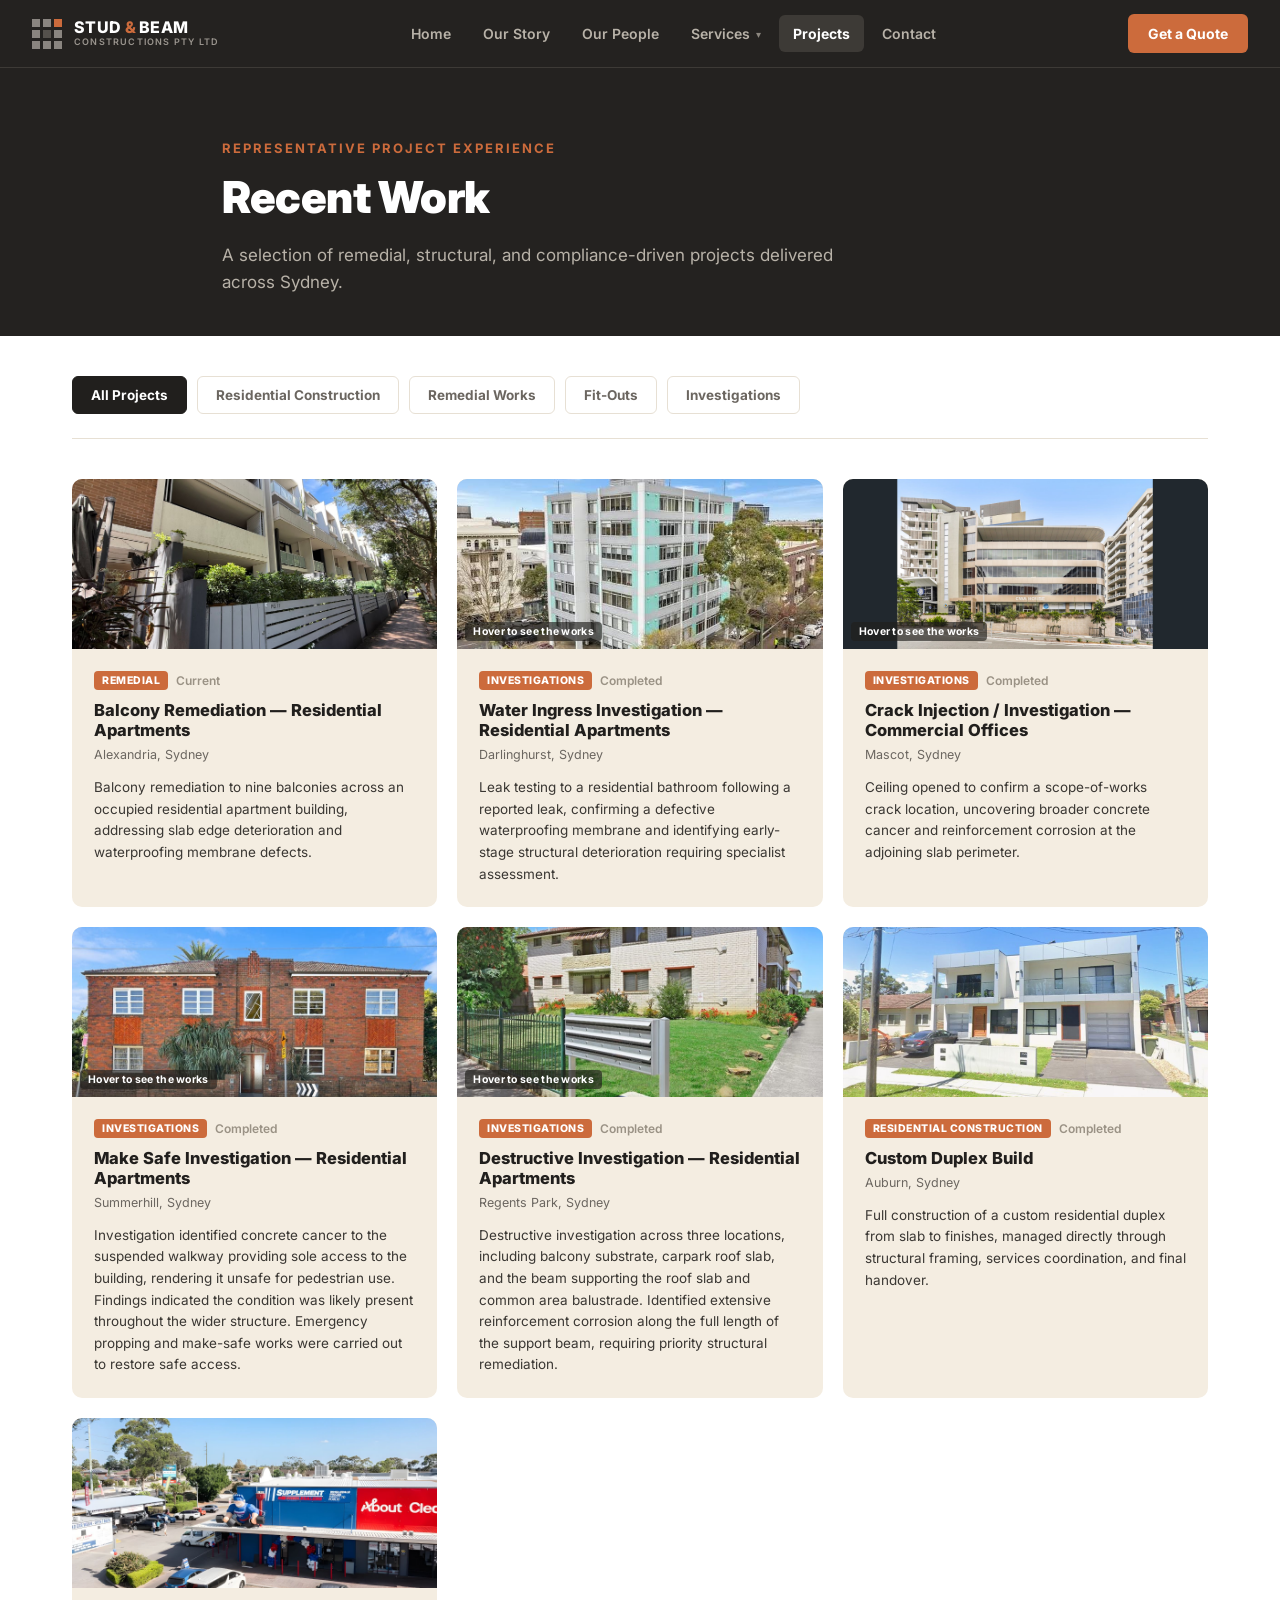
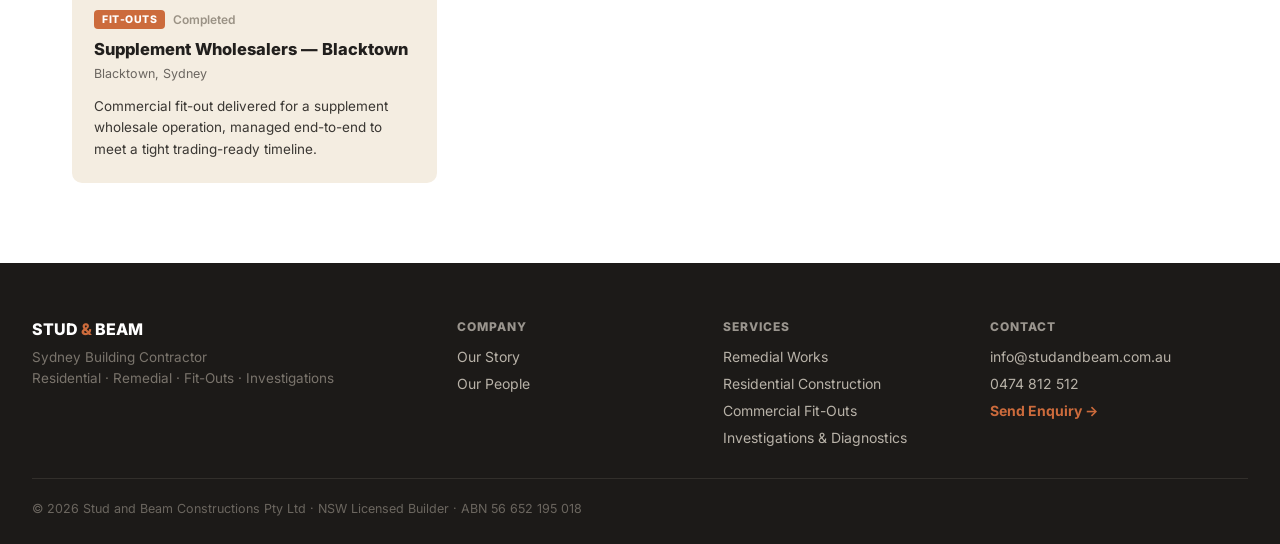
<file: projects.html>
<!DOCTYPE html>
<html lang="en">
<head>
<meta charset="utf-8">
<meta name="viewport" content="width=device-width, initial-scale=1">
<link rel="preconnect" href="https://fonts.googleapis.com">
<link rel="preconnect" href="https://fonts.gstatic.com" crossorigin>
<link href="https://fonts.googleapis.com/css2?family=Inter:wght@400;500;600;700;800;900&display=swap" rel="stylesheet">
<link rel="icon" type="image/png" sizes="192x192" href="android-chrome-192x192.png">
<link rel="icon" type="image/png" sizes="32x32" href="favicon-32x32.png">
<link rel="icon" type="image/png" sizes="16x16" href="favicon-16x16.png">
<link rel="apple-touch-icon" href="apple-touch-icon.png">
<link rel="stylesheet" href="css/style.css">
<title>Projects | Stud &amp; Beam Constructions</title>
<meta name="description" content="A selection of remedial, structural, and compliance-driven projects delivered across Sydney and NSW.">

</head>
<body>
<header class="site-header">
  <div class="nav-wrap">
    <a href="index.html" class="logo-btn">
      <div class="logo-grid"><span></span><span></span><span></span><span></span><span></span><span></span><span></span><span></span><span></span></div>
      <div class="logo-text">
        <div class="logo-title">STUD <span class="amp">&amp;</span> BEAM</div>
        <div class="logo-sub">CONSTRUCTIONS PTY LTD</div>
      </div>
    </a>
    <button class="mobile-menu-btn">Menu ▾</button>
    <div class="nav-links">
      <a href="index.html" class="nav-link">Home</a>
      <a href="our-story.html" class="nav-link">Our Story</a>
      <a href="our-people.html" class="nav-link">Our People</a>
      <div class="nav-dropdown">
        <button class="nav-link"><span style="display:flex;align-items:center;gap:6px;">Services <span style="font-size:10px;opacity:0.7;">▾</span></span></button>
        <div class="nav-dropdown-menu">
          <div class="nav-dropdown-menu-inner">
            <a href="service-remedial.html" class="nav-dropdown-item">Remedial Works</a>
            <a href="service-residential-construction.html" class="nav-dropdown-item">Residential Construction</a>
            <a href="service-fitouts.html" class="nav-dropdown-item">Commercial Fit-Outs</a>
            <a href="service-investigations.html" class="nav-dropdown-item">Investigations &amp; Diagnostics</a>
          </div>
        </div>
      </div>
      <a href="projects.html" class="nav-link active">Projects</a>
      <a href="contact.html" class="nav-link">Contact</a>
    </div>
    <a href="contact.html" class="btn-quote">Get a Quote</a>
  </div>
</header>

<div data-screen-label="Projects">
  <div class="page-hero" style="padding-bottom:40px;">
    <div class="container-narrow">
      <div class="eyebrow">Representative Project Experience</div>
      <h1>Recent Work</h1>
      <p>A selection of remedial, structural, and compliance-driven projects delivered across Sydney.</p>
    </div>
  </div>

  <div class="section-white" style="padding:40px 32px 0;">
    <div class="container" style="max-width:1200px;">
      <div class="filter-row"><button class="filter-btn active" data-filter="all">All Projects</button>
<button class="filter-btn" data-filter="newbuilds">Residential Construction</button>
<button class="filter-btn" data-filter="remedial">Remedial Works</button>
<button class="filter-btn" data-filter="fitouts">Fit-Outs</button>
<button class="filter-btn" data-filter="investigations">Investigations</button></div>
    </div>
  </div>

  <div class="section-white" style="padding:40px 32px 80px;">
    <div class="container" style="max-width:1200px;">
      <div class="projects-grid wide"><div class="project-card on-tan" data-project-category="remedial">
      <div class="project-photo tall"><img src="images/balcony-remediation-atlas.jpg" alt="Balcony Remediation &mdash; Residential Apartments"></div>
      <div class="project-body wide">
        <div class="project-tag-row"><span class="project-tag">Remedial</span><span class="project-status">Current</span></div>
        <h4>Balcony Remediation &mdash; Residential Apartments</h4>
        <p class="location wide">Alexandria, Sydney</p>
        <p class="blurb">Balcony remediation to nine balconies across an occupied residential apartment building, addressing slab edge deterioration and waterproofing membrane defects.</p>
      </div>
    </div>
<div class="project-card on-tan" data-project-category="investigations">
      <div class="project-photo tall"><div class="photo-swap">
        <img class="building-photo" src="images/building-darlinghurst-water-ingress.jpg" alt="Water Ingress Investigation &mdash; Residential Apartments - building exterior">
        <img class="work-photo" src="images/water-ingress-investigation.jpg" alt="Water Ingress Investigation &mdash; Residential Apartments - investigation photo">
        <span class="photo-swap-label">Hover to see the works</span>
      </div></div>
      <div class="project-body wide">
        <div class="project-tag-row"><span class="project-tag">Investigations</span><span class="project-status">Completed</span></div>
        <h4>Water Ingress Investigation &mdash; Residential Apartments</h4>
        <p class="location wide">Darlinghurst, Sydney</p>
        <p class="blurb">Leak testing to a residential bathroom following a reported leak, confirming a defective waterproofing membrane and identifying early-stage structural deterioration requiring specialist assessment.</p>
      </div>
    </div>
<div class="project-card on-tan" data-project-category="investigations">
      <div class="project-photo tall"><div class="photo-swap">
        <img class="building-photo" src="images/building-mascot-crack-investigation.jpg" alt="Crack Injection / Investigation &mdash; Commercial Offices - building exterior">
        <img class="work-photo" src="images/crack-investigation.jpg" alt="Crack Injection / Investigation &mdash; Commercial Offices - investigation photo">
        <span class="photo-swap-label">Hover to see the works</span>
      </div></div>
      <div class="project-body wide">
        <div class="project-tag-row"><span class="project-tag">Investigations</span><span class="project-status">Completed</span></div>
        <h4>Crack Injection / Investigation &mdash; Commercial Offices</h4>
        <p class="location wide">Mascot, Sydney</p>
        <p class="blurb">Ceiling opened to confirm a scope-of-works crack location, uncovering broader concrete cancer and reinforcement corrosion at the adjoining slab perimeter.</p>
      </div>
    </div>
<div class="project-card on-tan" data-project-category="investigations">
      <div class="project-photo tall"><div class="photo-swap">
        <img class="building-photo" src="images/building-summerhill-makesafe.jpg" alt="Make Safe Investigation &mdash; Residential Apartments - building exterior">
        <img class="work-photo" src="images/makesafe-investigation.jpg" alt="Make Safe Investigation &mdash; Residential Apartments - investigation photo">
        <span class="photo-swap-label">Hover to see the works</span>
      </div></div>
      <div class="project-body wide">
        <div class="project-tag-row"><span class="project-tag">Investigations</span><span class="project-status">Completed</span></div>
        <h4>Make Safe Investigation &mdash; Residential Apartments</h4>
        <p class="location wide">Summerhill, Sydney</p>
        <p class="blurb">Investigation identified concrete cancer to the suspended walkway providing sole access to the building, rendering it unsafe for pedestrian use. Findings indicated the condition was likely present throughout the wider structure. Emergency propping and make-safe works were carried out to restore safe access.</p>
      </div>
    </div>
<div class="project-card on-tan" data-project-category="investigations">
      <div class="project-photo tall"><div class="photo-swap">
        <img class="building-photo" src="images/building-regents-park-destructive.jpg" alt="Destructive Investigation &mdash; Residential Apartments - building exterior">
        <img class="work-photo" src="images/destructive-investigation.jpg" alt="Destructive Investigation &mdash; Residential Apartments - investigation photo">
        <span class="photo-swap-label">Hover to see the works</span>
      </div></div>
      <div class="project-body wide">
        <div class="project-tag-row"><span class="project-tag">Investigations</span><span class="project-status">Completed</span></div>
        <h4>Destructive Investigation &mdash; Residential Apartments</h4>
        <p class="location wide">Regents Park, Sydney</p>
        <p class="blurb">Destructive investigation across three locations, including balcony substrate, carpark roof slab, and the beam supporting the roof slab and common area balustrade. Identified extensive reinforcement corrosion along the full length of the support beam, requiring priority structural remediation.</p>
      </div>
    </div>
<div class="project-card on-tan" data-project-category="newbuilds">
      <div class="project-photo tall"><img src="images/duplex-build-auburn.jpg" alt="Custom Duplex Build"></div>
      <div class="project-body wide">
        <div class="project-tag-row"><span class="project-tag">Residential Construction</span><span class="project-status">Completed</span></div>
        <h4>Custom Duplex Build</h4>
        <p class="location wide">Auburn, Sydney</p>
        <p class="blurb">Full construction of a custom residential duplex from slab to finishes, managed directly through structural framing, services coordination, and final handover.</p>
      </div>
    </div>
<div class="project-card on-tan" data-project-category="fitouts">
      <div class="project-photo tall"><img src="images/supplement-wholesalers.jpg" alt="Supplement Wholesalers &mdash; Blacktown"></div>
      <div class="project-body wide">
        <div class="project-tag-row"><span class="project-tag">Fit-Outs</span><span class="project-status">Completed</span></div>
        <h4>Supplement Wholesalers &mdash; Blacktown</h4>
        <p class="location wide">Blacktown, Sydney</p>
        <p class="blurb">Commercial fit-out delivered for a supplement wholesale operation, managed end-to-end to meet a tight trading-ready timeline.</p>
      </div>
    </div></div>
    </div>
  </div>
</div>
<footer class="site-footer">
    <div class="footer-top">
      <div class="footer-brand">
        <div class="title">STUD <span class="amp">&amp;</span> BEAM</div>
        <div class="desc">Sydney Building Contractor<br>Residential &middot; Remedial &middot; Fit-Outs &middot; Investigations</div>
      </div>
      <div class="footer-col">
        <div class="heading">Company</div>
        <div class="links">
          <a href="our-story.html">Our Story</a>
          <a href="our-people.html">Our People</a>
        </div>
      </div>
      <div class="footer-col">
        <div class="heading">Services</div>
        <div class="links">
          <a href="service-remedial.html">Remedial Works</a>
          <a href="service-residential-construction.html">Residential Construction</a>
          <a href="service-fitouts.html">Commercial Fit-Outs</a>
          <a href="service-investigations.html">Investigations &amp; Diagnostics</a>
        </div>
      </div>
      <div class="footer-col contact">
        <div class="heading">Contact</div>
        <div class="links">
          <span>info@studandbeam.com.au</span>
          <span>0474 812 512</span>
          <a href="contact.html" class="enquire">Send Enquiry &rarr;</a>
        </div>
      </div>
    </div>
    <div class="footer-bottom">&copy; 2026 Stud and Beam Constructions Pty Ltd &middot; NSW Licensed Builder &middot; ABN 56 652 195 018</div>
  </footer>
<script src="js/main.js"></script>
</body>
</html>
</file>
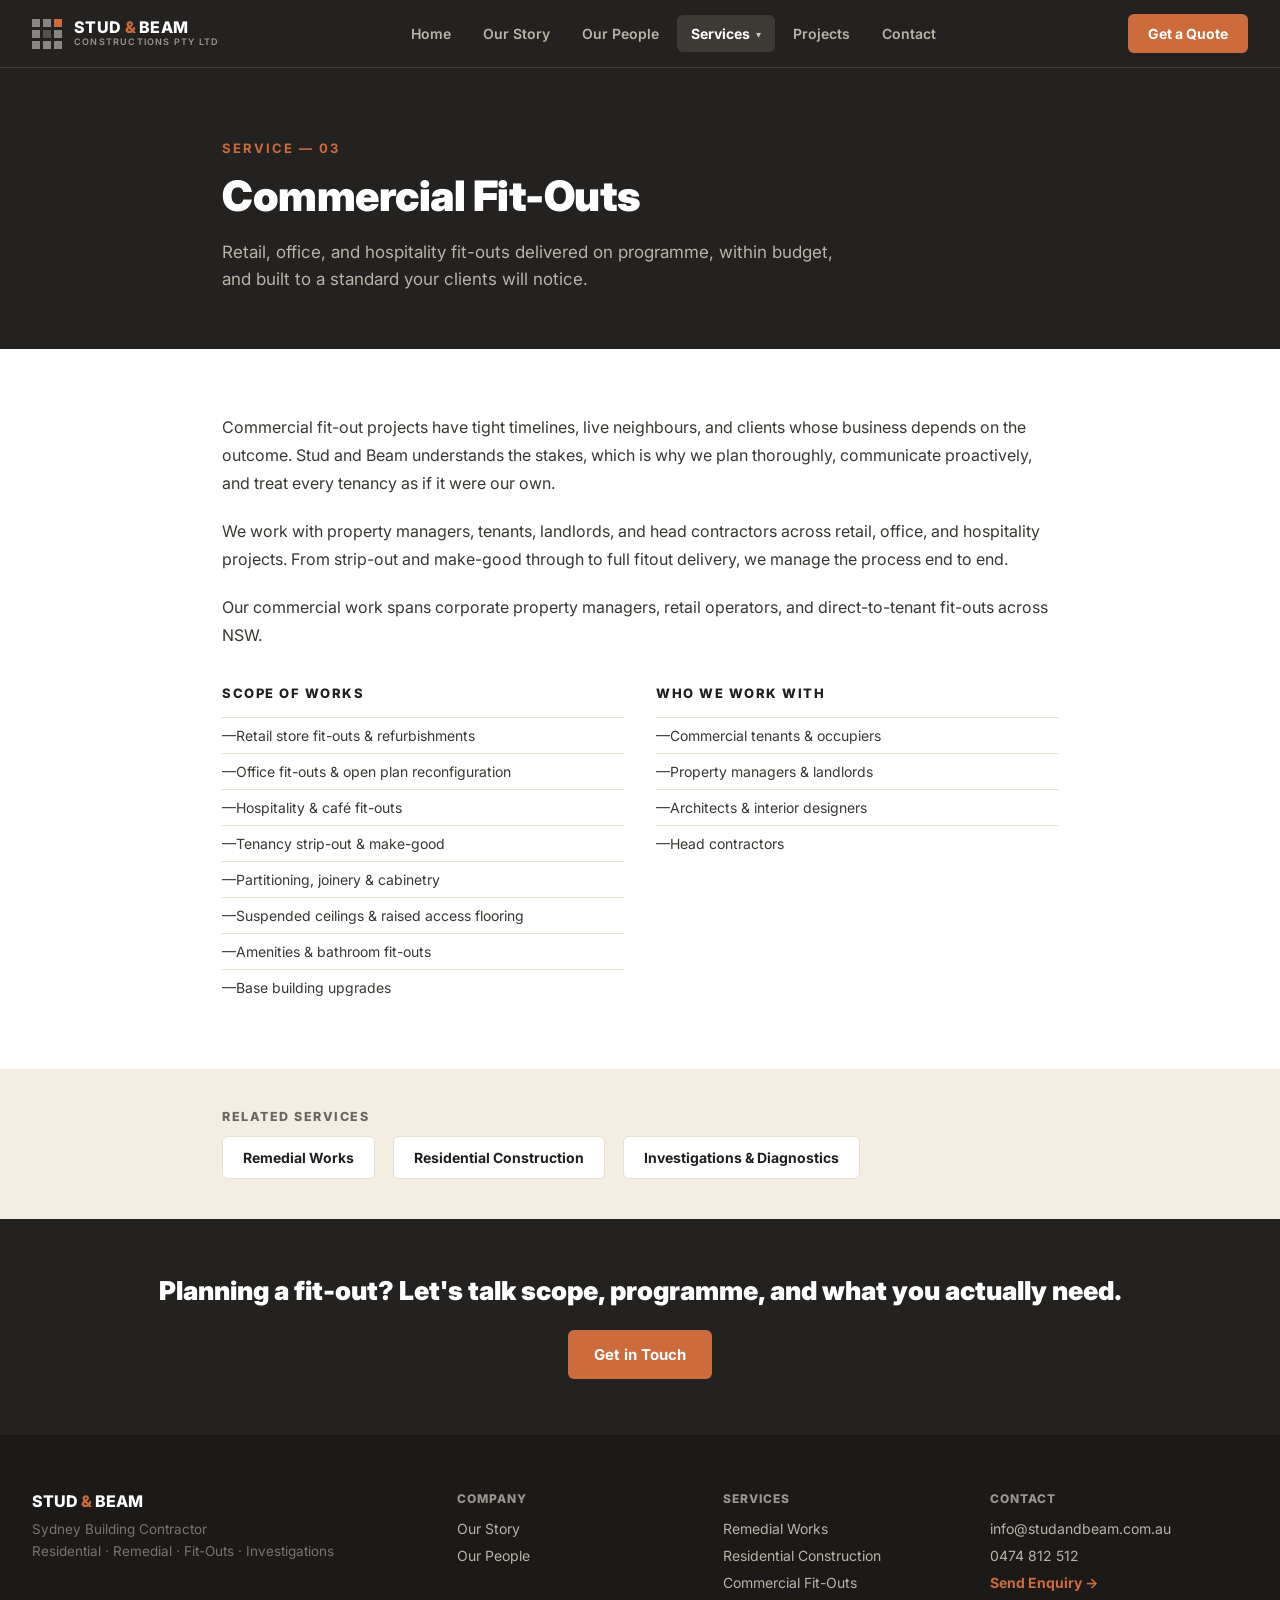
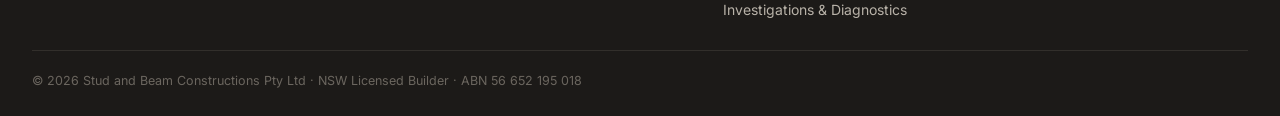
<file: service-fitouts.html>
<!DOCTYPE html>
<html lang="en">
<head>
<meta charset="utf-8">
<meta name="viewport" content="width=device-width, initial-scale=1">
<link rel="preconnect" href="https://fonts.googleapis.com">
<link rel="preconnect" href="https://fonts.gstatic.com" crossorigin>
<link href="https://fonts.googleapis.com/css2?family=Inter:wght@400;500;600;700;800;900&display=swap" rel="stylesheet">
<link rel="icon" type="image/png" sizes="192x192" href="android-chrome-192x192.png">
<link rel="icon" type="image/png" sizes="32x32" href="favicon-32x32.png">
<link rel="icon" type="image/png" sizes="16x16" href="favicon-16x16.png">
<link rel="apple-touch-icon" href="apple-touch-icon.png">
<link rel="stylesheet" href="css/style.css">
<title>Commercial Fit-Outs | Stud &amp; Beam Constructions</title>
<meta name="description" content="Retail, office, and hospitality fit-outs delivered on programme, within budget, and built to a standard your clients will notice.">

</head>
<body>
<header class="site-header">
  <div class="nav-wrap">
    <a href="index.html" class="logo-btn">
      <div class="logo-grid"><span></span><span></span><span></span><span></span><span></span><span></span><span></span><span></span><span></span></div>
      <div class="logo-text">
        <div class="logo-title">STUD <span class="amp">&amp;</span> BEAM</div>
        <div class="logo-sub">CONSTRUCTIONS PTY LTD</div>
      </div>
    </a>
    <button class="mobile-menu-btn">Menu ▾</button>
    <div class="nav-links">
      <a href="index.html" class="nav-link">Home</a>
      <a href="our-story.html" class="nav-link">Our Story</a>
      <a href="our-people.html" class="nav-link">Our People</a>
      <div class="nav-dropdown">
        <button class="nav-link active"><span style="display:flex;align-items:center;gap:6px;">Services <span style="font-size:10px;opacity:0.7;">▾</span></span></button>
        <div class="nav-dropdown-menu">
          <div class="nav-dropdown-menu-inner">
            <a href="service-remedial.html" class="nav-dropdown-item">Remedial Works</a>
            <a href="service-residential-construction.html" class="nav-dropdown-item">Residential Construction</a>
            <a href="service-fitouts.html" class="nav-dropdown-item">Commercial Fit-Outs</a>
            <a href="service-investigations.html" class="nav-dropdown-item">Investigations &amp; Diagnostics</a>
          </div>
        </div>
      </div>
      <a href="projects.html" class="nav-link">Projects</a>
      <a href="contact.html" class="nav-link">Contact</a>
    </div>
    <a href="contact.html" class="btn-quote">Get a Quote</a>
  </div>
</header>

<div data-screen-label="Service Detail">
  <div class="page-hero">
    <div class="container-narrow">
      <div class="service-eyebrow-num">Service &mdash; 03</div>
      <h1 style="font-size:42px;">Commercial Fit-Outs</h1>
      <p>Retail, office, and hospitality fit-outs delivered on programme, within budget, and built to a standard your clients will notice.</p>
    </div>
  </div>

  <div class="section-white" style="padding:64px 32px;">
    <div class="container-narrow service-detail-copy">
      <p>Commercial fit-out projects have tight timelines, live neighbours, and clients whose business depends on the outcome. Stud and Beam understands the stakes, which is why we plan thoroughly, communicate proactively, and treat every tenancy as if it were our own.</p>
<p>We work with property managers, tenants, landlords, and head contractors across retail, office, and hospitality projects. From strip-out and make-good through to full fitout delivery, we manage the process end to end.</p>
<p>Our commercial work spans corporate property managers, retail operators, and direct-to-tenant fit-outs across NSW.</p>
      <div class="two-col-grid">
        <div>
          <h4>Scope of Works</h4>
          <div class="dash-list"><div>&mdash;Retail store fit-outs &amp; refurbishments</div>
<div>&mdash;Office fit-outs &amp; open plan reconfiguration</div>
<div>&mdash;Hospitality &amp; caf&eacute; fit-outs</div>
<div>&mdash;Tenancy strip-out &amp; make-good</div>
<div>&mdash;Partitioning, joinery &amp; cabinetry</div>
<div>&mdash;Suspended ceilings &amp; raised access flooring</div>
<div>&mdash;Amenities &amp; bathroom fit-outs</div>
<div>&mdash;Base building upgrades</div></div>
        </div>
        <div>
          <h4>Who We Work With</h4>
          <div class="dash-list"><div>&mdash;Commercial tenants &amp; occupiers</div>
<div>&mdash;Property managers &amp; landlords</div>
<div>&mdash;Architects &amp; interior designers</div>
<div>&mdash;Head contractors</div></div>
        </div>
      </div>
    </div>
  </div>

  <div class="related-services-bar">
    <div class="container-narrow">
      <div class="label">Related Services</div>
      <div class="related-services-links"><a href="service-remedial.html" class="related-link">Remedial Works</a>
<a href="service-residential-construction.html" class="related-link">Residential Construction</a>
<a href="service-investigations.html" class="related-link">Investigations &amp; Diagnostics</a></div>
    </div>
  </div>

  <div class="service-cta">
    <h2>Planning a fit-out? Let's talk scope, programme, and what you actually need.</h2>
    <a href="contact.html" class="btn">Get in Touch</a>
  </div>
</div>
<footer class="site-footer">
    <div class="footer-top">
      <div class="footer-brand">
        <div class="title">STUD <span class="amp">&amp;</span> BEAM</div>
        <div class="desc">Sydney Building Contractor<br>Residential &middot; Remedial &middot; Fit-Outs &middot; Investigations</div>
      </div>
      <div class="footer-col">
        <div class="heading">Company</div>
        <div class="links">
          <a href="our-story.html">Our Story</a>
          <a href="our-people.html">Our People</a>
        </div>
      </div>
      <div class="footer-col">
        <div class="heading">Services</div>
        <div class="links">
          <a href="service-remedial.html">Remedial Works</a>
          <a href="service-residential-construction.html">Residential Construction</a>
          <a href="service-fitouts.html">Commercial Fit-Outs</a>
          <a href="service-investigations.html">Investigations &amp; Diagnostics</a>
        </div>
      </div>
      <div class="footer-col contact">
        <div class="heading">Contact</div>
        <div class="links">
          <span>info@studandbeam.com.au</span>
          <span>0474 812 512</span>
          <a href="contact.html" class="enquire">Send Enquiry &rarr;</a>
        </div>
      </div>
    </div>
    <div class="footer-bottom">&copy; 2026 Stud and Beam Constructions Pty Ltd &middot; NSW Licensed Builder &middot; ABN 56 652 195 018</div>
  </footer>
<script src="js/main.js"></script>
</body>
</html>
</file>
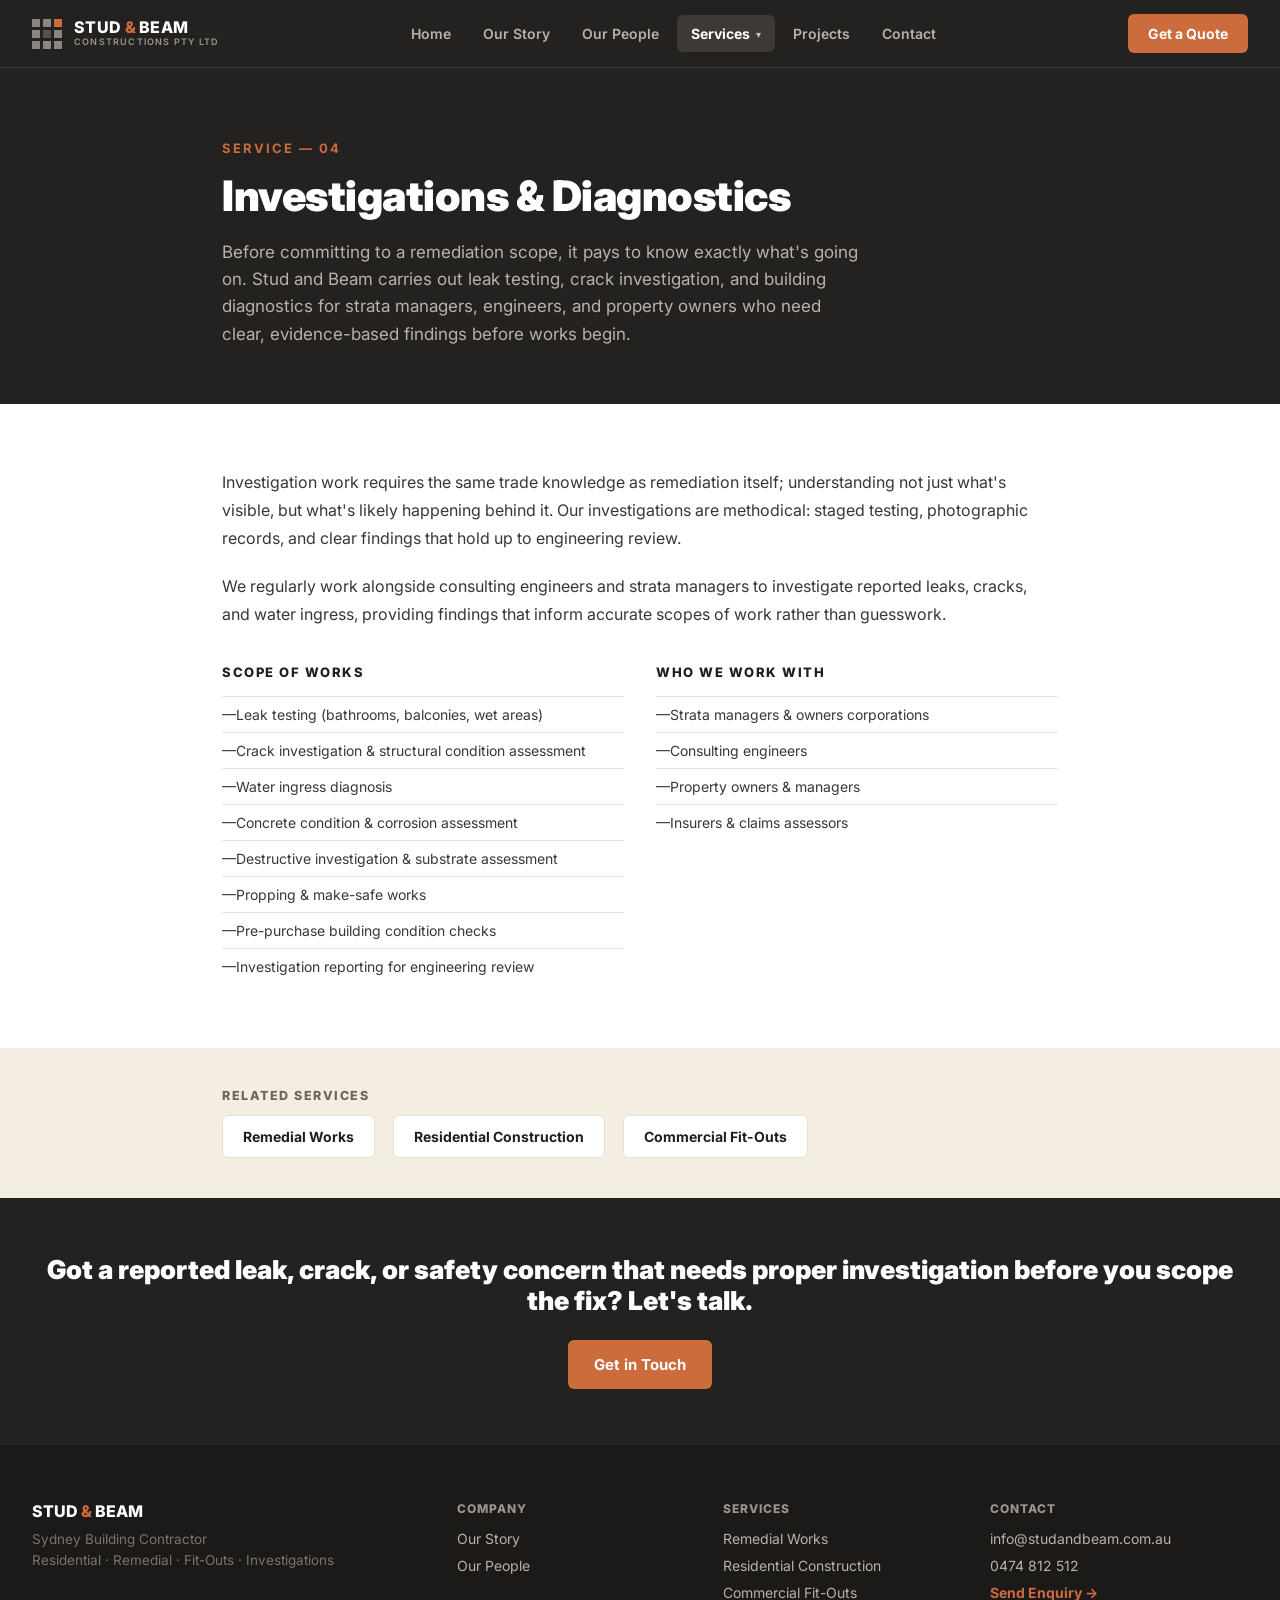
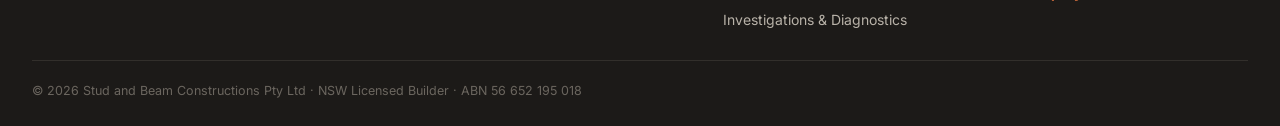
<file: service-investigations.html>
<!DOCTYPE html>
<html lang="en">
<head>
<meta charset="utf-8">
<meta name="viewport" content="width=device-width, initial-scale=1">
<link rel="preconnect" href="https://fonts.googleapis.com">
<link rel="preconnect" href="https://fonts.gstatic.com" crossorigin>
<link href="https://fonts.googleapis.com/css2?family=Inter:wght@400;500;600;700;800;900&display=swap" rel="stylesheet">
<link rel="icon" type="image/png" sizes="192x192" href="android-chrome-192x192.png">
<link rel="icon" type="image/png" sizes="32x32" href="favicon-32x32.png">
<link rel="icon" type="image/png" sizes="16x16" href="favicon-16x16.png">
<link rel="apple-touch-icon" href="apple-touch-icon.png">
<link rel="stylesheet" href="css/style.css">
<title>Investigations &amp; Diagnostics | Stud &amp; Beam Constructions</title>
<meta name="description" content="Before committing to a remediation scope, it pays to know exactly what's going on. Stud and Beam carries out leak testing, crack investigation, and building diagnostics for strata managers, engineers, and property owners who need clear, evidence-based findings before works begin.">

</head>
<body>
<header class="site-header">
  <div class="nav-wrap">
    <a href="index.html" class="logo-btn">
      <div class="logo-grid"><span></span><span></span><span></span><span></span><span></span><span></span><span></span><span></span><span></span></div>
      <div class="logo-text">
        <div class="logo-title">STUD <span class="amp">&amp;</span> BEAM</div>
        <div class="logo-sub">CONSTRUCTIONS PTY LTD</div>
      </div>
    </a>
    <button class="mobile-menu-btn">Menu ▾</button>
    <div class="nav-links">
      <a href="index.html" class="nav-link">Home</a>
      <a href="our-story.html" class="nav-link">Our Story</a>
      <a href="our-people.html" class="nav-link">Our People</a>
      <div class="nav-dropdown">
        <button class="nav-link active"><span style="display:flex;align-items:center;gap:6px;">Services <span style="font-size:10px;opacity:0.7;">▾</span></span></button>
        <div class="nav-dropdown-menu">
          <div class="nav-dropdown-menu-inner">
            <a href="service-remedial.html" class="nav-dropdown-item">Remedial Works</a>
            <a href="service-residential-construction.html" class="nav-dropdown-item">Residential Construction</a>
            <a href="service-fitouts.html" class="nav-dropdown-item">Commercial Fit-Outs</a>
            <a href="service-investigations.html" class="nav-dropdown-item">Investigations &amp; Diagnostics</a>
          </div>
        </div>
      </div>
      <a href="projects.html" class="nav-link">Projects</a>
      <a href="contact.html" class="nav-link">Contact</a>
    </div>
    <a href="contact.html" class="btn-quote">Get a Quote</a>
  </div>
</header>

<div data-screen-label="Service Detail">
  <div class="page-hero">
    <div class="container-narrow">
      <div class="service-eyebrow-num">Service &mdash; 04</div>
      <h1 style="font-size:42px;">Investigations &amp; Diagnostics</h1>
      <p>Before committing to a remediation scope, it pays to know exactly what's going on. Stud and Beam carries out leak testing, crack investigation, and building diagnostics for strata managers, engineers, and property owners who need clear, evidence-based findings before works begin.</p>
    </div>
  </div>

  <div class="section-white" style="padding:64px 32px;">
    <div class="container-narrow service-detail-copy">
      <p>Investigation work requires the same trade knowledge as remediation itself; understanding not just what's visible, but what's likely happening behind it. Our investigations are methodical: staged testing, photographic records, and clear findings that hold up to engineering review.</p>
<p>We regularly work alongside consulting engineers and strata managers to investigate reported leaks, cracks, and water ingress, providing findings that inform accurate scopes of work rather than guesswork.</p>
      <div class="two-col-grid">
        <div>
          <h4>Scope of Works</h4>
          <div class="dash-list"><div>&mdash;Leak testing (bathrooms, balconies, wet areas)</div>
<div>&mdash;Crack investigation &amp; structural condition assessment</div>
<div>&mdash;Water ingress diagnosis</div>
<div>&mdash;Concrete condition &amp; corrosion assessment</div>
<div>&mdash;Destructive investigation &amp; substrate assessment</div>
<div>&mdash;Propping &amp; make-safe works</div>
<div>&mdash;Pre-purchase building condition checks</div>
<div>&mdash;Investigation reporting for engineering review</div></div>
        </div>
        <div>
          <h4>Who We Work With</h4>
          <div class="dash-list"><div>&mdash;Strata managers &amp; owners corporations</div>
<div>&mdash;Consulting engineers</div>
<div>&mdash;Property owners &amp; managers</div>
<div>&mdash;Insurers &amp; claims assessors</div></div>
        </div>
      </div>
    </div>
  </div>

  <div class="related-services-bar">
    <div class="container-narrow">
      <div class="label">Related Services</div>
      <div class="related-services-links"><a href="service-remedial.html" class="related-link">Remedial Works</a>
<a href="service-residential-construction.html" class="related-link">Residential Construction</a>
<a href="service-fitouts.html" class="related-link">Commercial Fit-Outs</a></div>
    </div>
  </div>

  <div class="service-cta">
    <h2>Got a reported leak, crack, or safety concern that needs proper investigation before you scope the fix? Let's talk.</h2>
    <a href="contact.html" class="btn">Get in Touch</a>
  </div>
</div>
<footer class="site-footer">
    <div class="footer-top">
      <div class="footer-brand">
        <div class="title">STUD <span class="amp">&amp;</span> BEAM</div>
        <div class="desc">Sydney Building Contractor<br>Residential &middot; Remedial &middot; Fit-Outs &middot; Investigations</div>
      </div>
      <div class="footer-col">
        <div class="heading">Company</div>
        <div class="links">
          <a href="our-story.html">Our Story</a>
          <a href="our-people.html">Our People</a>
        </div>
      </div>
      <div class="footer-col">
        <div class="heading">Services</div>
        <div class="links">
          <a href="service-remedial.html">Remedial Works</a>
          <a href="service-residential-construction.html">Residential Construction</a>
          <a href="service-fitouts.html">Commercial Fit-Outs</a>
          <a href="service-investigations.html">Investigations &amp; Diagnostics</a>
        </div>
      </div>
      <div class="footer-col contact">
        <div class="heading">Contact</div>
        <div class="links">
          <span>info@studandbeam.com.au</span>
          <span>0474 812 512</span>
          <a href="contact.html" class="enquire">Send Enquiry &rarr;</a>
        </div>
      </div>
    </div>
    <div class="footer-bottom">&copy; 2026 Stud and Beam Constructions Pty Ltd &middot; NSW Licensed Builder &middot; ABN 56 652 195 018</div>
  </footer>
<script src="js/main.js"></script>
</body>
</html>
</file>
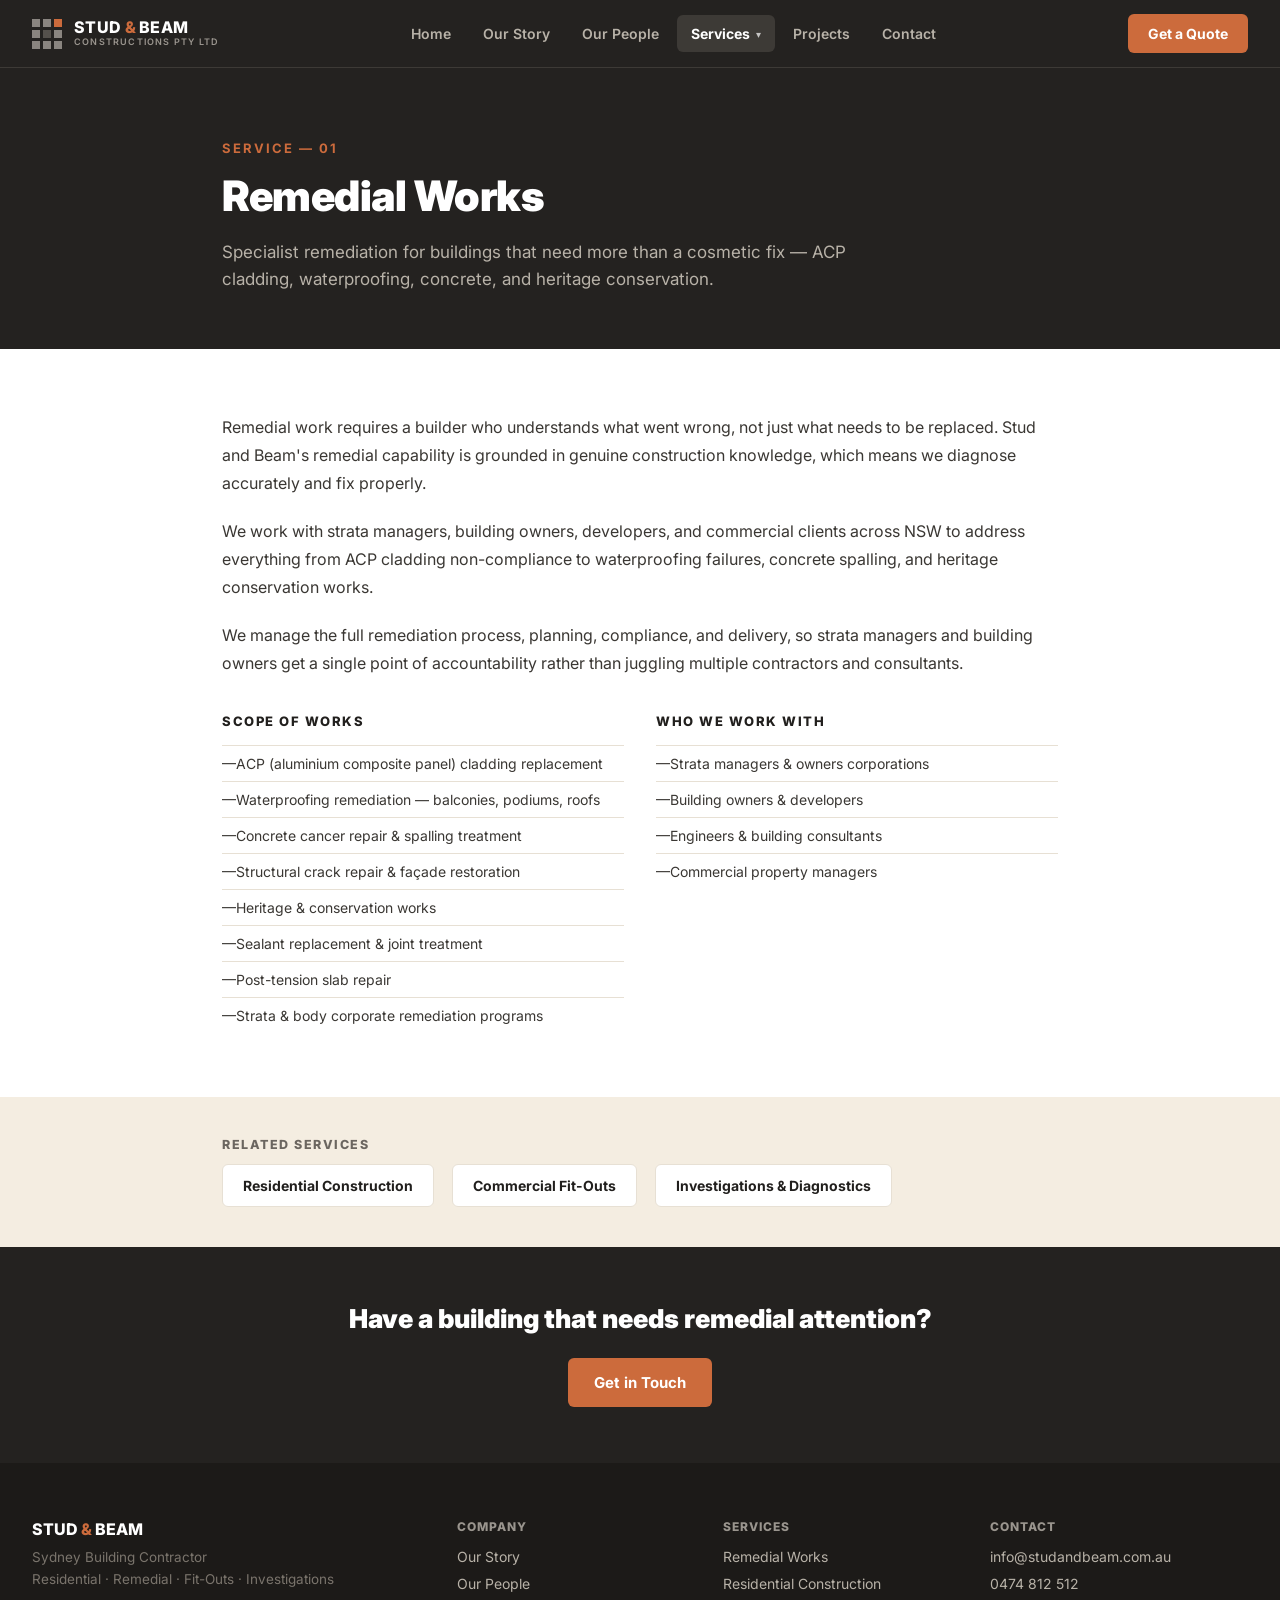
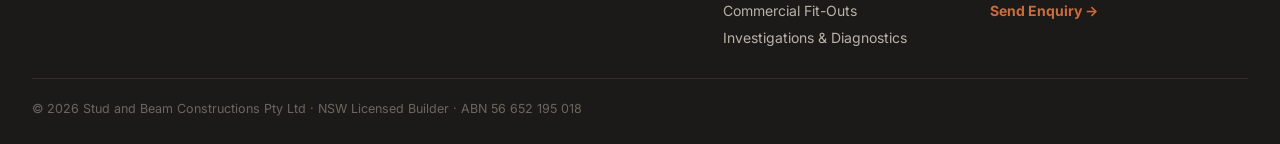
<file: service-remedial.html>
<!DOCTYPE html>
<html lang="en">
<head>
<meta charset="utf-8">
<meta name="viewport" content="width=device-width, initial-scale=1">
<link rel="preconnect" href="https://fonts.googleapis.com">
<link rel="preconnect" href="https://fonts.gstatic.com" crossorigin>
<link href="https://fonts.googleapis.com/css2?family=Inter:wght@400;500;600;700;800;900&display=swap" rel="stylesheet">
<link rel="icon" type="image/png" sizes="192x192" href="android-chrome-192x192.png">
<link rel="icon" type="image/png" sizes="32x32" href="favicon-32x32.png">
<link rel="icon" type="image/png" sizes="16x16" href="favicon-16x16.png">
<link rel="apple-touch-icon" href="apple-touch-icon.png">
<link rel="stylesheet" href="css/style.css">
<title>Remedial Works | Stud &amp; Beam Constructions</title>
<meta name="description" content="Specialist remediation for buildings that need more than a cosmetic fix - ACP cladding, waterproofing, concrete, and heritage conservation.">

</head>
<body>
<header class="site-header">
  <div class="nav-wrap">
    <a href="index.html" class="logo-btn">
      <div class="logo-grid"><span></span><span></span><span></span><span></span><span></span><span></span><span></span><span></span><span></span></div>
      <div class="logo-text">
        <div class="logo-title">STUD <span class="amp">&amp;</span> BEAM</div>
        <div class="logo-sub">CONSTRUCTIONS PTY LTD</div>
      </div>
    </a>
    <button class="mobile-menu-btn">Menu ▾</button>
    <div class="nav-links">
      <a href="index.html" class="nav-link">Home</a>
      <a href="our-story.html" class="nav-link">Our Story</a>
      <a href="our-people.html" class="nav-link">Our People</a>
      <div class="nav-dropdown">
        <button class="nav-link active"><span style="display:flex;align-items:center;gap:6px;">Services <span style="font-size:10px;opacity:0.7;">▾</span></span></button>
        <div class="nav-dropdown-menu">
          <div class="nav-dropdown-menu-inner">
            <a href="service-remedial.html" class="nav-dropdown-item">Remedial Works</a>
            <a href="service-residential-construction.html" class="nav-dropdown-item">Residential Construction</a>
            <a href="service-fitouts.html" class="nav-dropdown-item">Commercial Fit-Outs</a>
            <a href="service-investigations.html" class="nav-dropdown-item">Investigations &amp; Diagnostics</a>
          </div>
        </div>
      </div>
      <a href="projects.html" class="nav-link">Projects</a>
      <a href="contact.html" class="nav-link">Contact</a>
    </div>
    <a href="contact.html" class="btn-quote">Get a Quote</a>
  </div>
</header>

<div data-screen-label="Service Detail">
  <div class="page-hero">
    <div class="container-narrow">
      <div class="service-eyebrow-num">Service &mdash; 01</div>
      <h1 style="font-size:42px;">Remedial Works</h1>
      <p>Specialist remediation for buildings that need more than a cosmetic fix &mdash; ACP cladding, waterproofing, concrete, and heritage conservation.</p>
    </div>
  </div>

  <div class="section-white" style="padding:64px 32px;">
    <div class="container-narrow service-detail-copy">
      <p>Remedial work requires a builder who understands what went wrong, not just what needs to be replaced. Stud and Beam's remedial capability is grounded in genuine construction knowledge, which means we diagnose accurately and fix properly.</p>
<p>We work with strata managers, building owners, developers, and commercial clients across NSW to address everything from ACP cladding non-compliance to waterproofing failures, concrete spalling, and heritage conservation works.</p>
<p>We manage the full remediation process, planning, compliance, and delivery, so strata managers and building owners get a single point of accountability rather than juggling multiple contractors and consultants.</p>
      <div class="two-col-grid">
        <div>
          <h4>Scope of Works</h4>
          <div class="dash-list"><div>&mdash;ACP (aluminium composite panel) cladding replacement</div>
<div>&mdash;Waterproofing remediation &mdash; balconies, podiums, roofs</div>
<div>&mdash;Concrete cancer repair &amp; spalling treatment</div>
<div>&mdash;Structural crack repair &amp; fa&ccedil;ade restoration</div>
<div>&mdash;Heritage &amp; conservation works</div>
<div>&mdash;Sealant replacement &amp; joint treatment</div>
<div>&mdash;Post-tension slab repair</div>
<div>&mdash;Strata &amp; body corporate remediation programs</div></div>
        </div>
        <div>
          <h4>Who We Work With</h4>
          <div class="dash-list"><div>&mdash;Strata managers &amp; owners corporations</div>
<div>&mdash;Building owners &amp; developers</div>
<div>&mdash;Engineers &amp; building consultants</div>
<div>&mdash;Commercial property managers</div></div>
        </div>
      </div>
    </div>
  </div>

  <div class="related-services-bar">
    <div class="container-narrow">
      <div class="label">Related Services</div>
      <div class="related-services-links"><a href="service-residential-construction.html" class="related-link">Residential Construction</a>
<a href="service-fitouts.html" class="related-link">Commercial Fit-Outs</a>
<a href="service-investigations.html" class="related-link">Investigations &amp; Diagnostics</a></div>
    </div>
  </div>

  <div class="service-cta">
    <h2>Have a building that needs remedial attention?</h2>
    <a href="contact.html" class="btn">Get in Touch</a>
  </div>
</div>
<footer class="site-footer">
    <div class="footer-top">
      <div class="footer-brand">
        <div class="title">STUD <span class="amp">&amp;</span> BEAM</div>
        <div class="desc">Sydney Building Contractor<br>Residential &middot; Remedial &middot; Fit-Outs &middot; Investigations</div>
      </div>
      <div class="footer-col">
        <div class="heading">Company</div>
        <div class="links">
          <a href="our-story.html">Our Story</a>
          <a href="our-people.html">Our People</a>
        </div>
      </div>
      <div class="footer-col">
        <div class="heading">Services</div>
        <div class="links">
          <a href="service-remedial.html">Remedial Works</a>
          <a href="service-residential-construction.html">Residential Construction</a>
          <a href="service-fitouts.html">Commercial Fit-Outs</a>
          <a href="service-investigations.html">Investigations &amp; Diagnostics</a>
        </div>
      </div>
      <div class="footer-col contact">
        <div class="heading">Contact</div>
        <div class="links">
          <span>info@studandbeam.com.au</span>
          <span>0474 812 512</span>
          <a href="contact.html" class="enquire">Send Enquiry &rarr;</a>
        </div>
      </div>
    </div>
    <div class="footer-bottom">&copy; 2026 Stud and Beam Constructions Pty Ltd &middot; NSW Licensed Builder &middot; ABN 56 652 195 018</div>
  </footer>
<script src="js/main.js"></script>
</body>
</html>
</file>
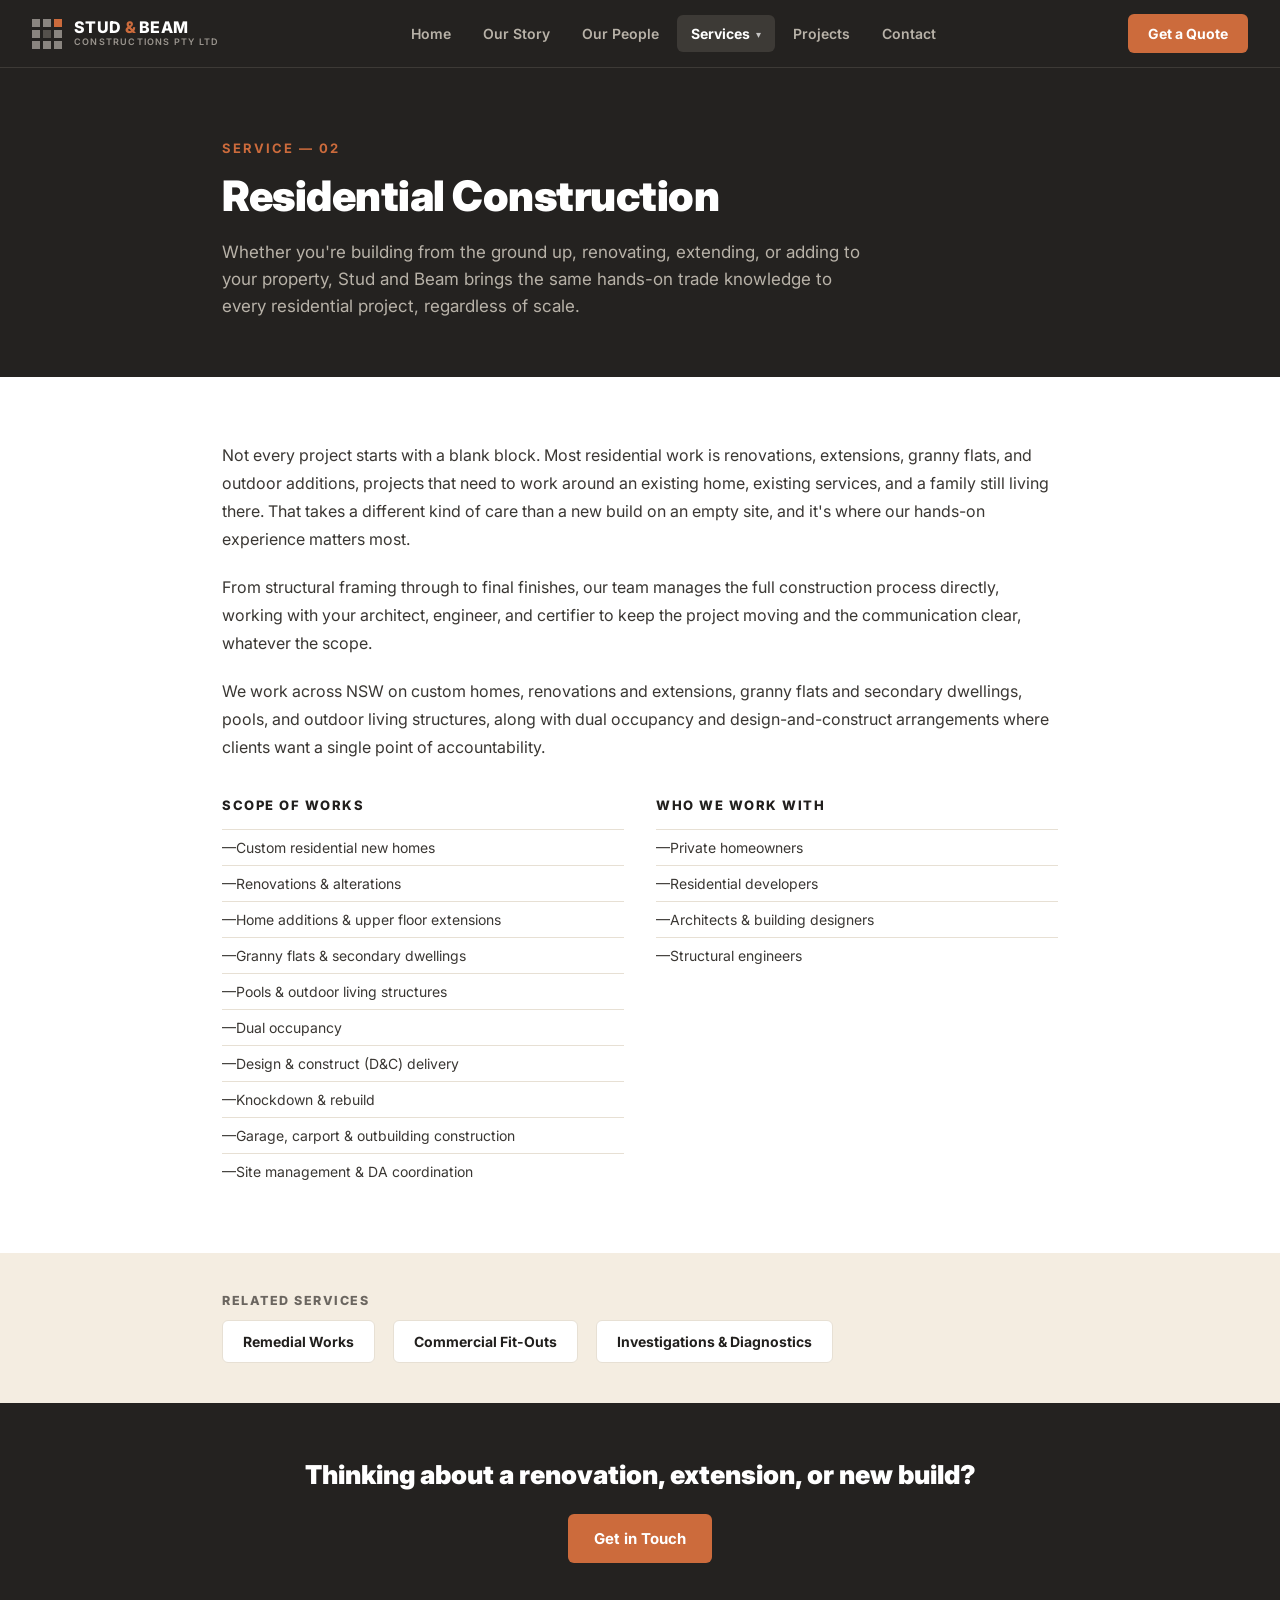
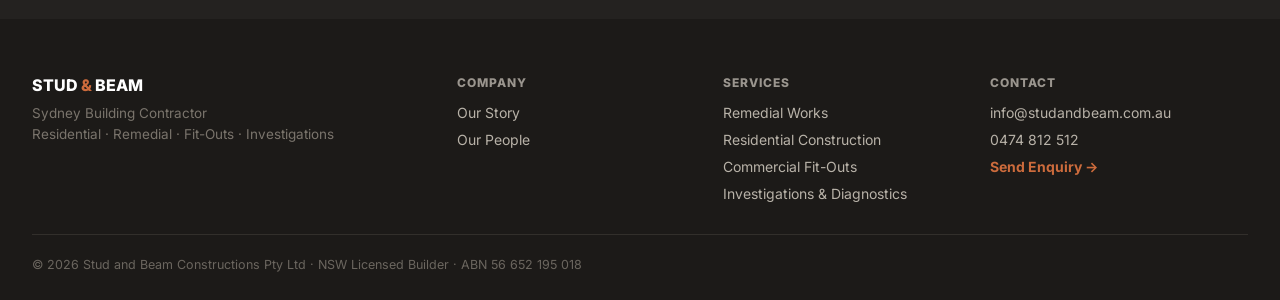
<file: service-residential-construction.html>
<!DOCTYPE html>
<html lang="en">
<head>
<meta charset="utf-8">
<meta name="viewport" content="width=device-width, initial-scale=1">
<link rel="preconnect" href="https://fonts.googleapis.com">
<link rel="preconnect" href="https://fonts.gstatic.com" crossorigin>
<link href="https://fonts.googleapis.com/css2?family=Inter:wght@400;500;600;700;800;900&display=swap" rel="stylesheet">
<link rel="icon" type="image/png" sizes="192x192" href="android-chrome-192x192.png">
<link rel="icon" type="image/png" sizes="32x32" href="favicon-32x32.png">
<link rel="icon" type="image/png" sizes="16x16" href="favicon-16x16.png">
<link rel="apple-touch-icon" href="apple-touch-icon.png">
<link rel="stylesheet" href="css/style.css">
<title>Residential Construction | Stud &amp; Beam Constructions</title>
<meta name="description" content="Whether you're building from the ground up, renovating, extending, or adding to your property, Stud and Beam brings the same hands-on trade knowledge to every residential project, regardless of scale.">

</head>
<body>
<header class="site-header">
  <div class="nav-wrap">
    <a href="index.html" class="logo-btn">
      <div class="logo-grid"><span></span><span></span><span></span><span></span><span></span><span></span><span></span><span></span><span></span></div>
      <div class="logo-text">
        <div class="logo-title">STUD <span class="amp">&amp;</span> BEAM</div>
        <div class="logo-sub">CONSTRUCTIONS PTY LTD</div>
      </div>
    </a>
    <button class="mobile-menu-btn">Menu ▾</button>
    <div class="nav-links">
      <a href="index.html" class="nav-link">Home</a>
      <a href="our-story.html" class="nav-link">Our Story</a>
      <a href="our-people.html" class="nav-link">Our People</a>
      <div class="nav-dropdown">
        <button class="nav-link active"><span style="display:flex;align-items:center;gap:6px;">Services <span style="font-size:10px;opacity:0.7;">▾</span></span></button>
        <div class="nav-dropdown-menu">
          <div class="nav-dropdown-menu-inner">
            <a href="service-remedial.html" class="nav-dropdown-item">Remedial Works</a>
            <a href="service-residential-construction.html" class="nav-dropdown-item">Residential Construction</a>
            <a href="service-fitouts.html" class="nav-dropdown-item">Commercial Fit-Outs</a>
            <a href="service-investigations.html" class="nav-dropdown-item">Investigations &amp; Diagnostics</a>
          </div>
        </div>
      </div>
      <a href="projects.html" class="nav-link">Projects</a>
      <a href="contact.html" class="nav-link">Contact</a>
    </div>
    <a href="contact.html" class="btn-quote">Get a Quote</a>
  </div>
</header>

<div data-screen-label="Service Detail">
  <div class="page-hero">
    <div class="container-narrow">
      <div class="service-eyebrow-num">Service &mdash; 02</div>
      <h1 style="font-size:42px;">Residential Construction</h1>
      <p>Whether you're building from the ground up, renovating, extending, or adding to your property, Stud and Beam brings the same hands-on trade knowledge to every residential project, regardless of scale.</p>
    </div>
  </div>

  <div class="section-white" style="padding:64px 32px;">
    <div class="container-narrow service-detail-copy">
      <p>Not every project starts with a blank block. Most residential work is renovations, extensions, granny flats, and outdoor additions, projects that need to work around an existing home, existing services, and a family still living there. That takes a different kind of care than a new build on an empty site, and it's where our hands-on experience matters most.</p>
<p>From structural framing through to final finishes, our team manages the full construction process directly, working with your architect, engineer, and certifier to keep the project moving and the communication clear, whatever the scope.</p>
<p>We work across NSW on custom homes, renovations and extensions, granny flats and secondary dwellings, pools, and outdoor living structures, along with dual occupancy and design-and-construct arrangements where clients want a single point of accountability.</p>
      <div class="two-col-grid">
        <div>
          <h4>Scope of Works</h4>
          <div class="dash-list"><div>&mdash;Custom residential new homes</div>
<div>&mdash;Renovations &amp; alterations</div>
<div>&mdash;Home additions &amp; upper floor extensions</div>
<div>&mdash;Granny flats &amp; secondary dwellings</div>
<div>&mdash;Pools &amp; outdoor living structures</div>
<div>&mdash;Dual occupancy</div>
<div>&mdash;Design &amp; construct (D&amp;C) delivery</div>
<div>&mdash;Knockdown &amp; rebuild</div>
<div>&mdash;Garage, carport &amp; outbuilding construction</div>
<div>&mdash;Site management &amp; DA coordination</div></div>
        </div>
        <div>
          <h4>Who We Work With</h4>
          <div class="dash-list"><div>&mdash;Private homeowners</div>
<div>&mdash;Residential developers</div>
<div>&mdash;Architects &amp; building designers</div>
<div>&mdash;Structural engineers</div></div>
        </div>
      </div>
    </div>
  </div>

  <div class="related-services-bar">
    <div class="container-narrow">
      <div class="label">Related Services</div>
      <div class="related-services-links"><a href="service-remedial.html" class="related-link">Remedial Works</a>
<a href="service-fitouts.html" class="related-link">Commercial Fit-Outs</a>
<a href="service-investigations.html" class="related-link">Investigations &amp; Diagnostics</a></div>
    </div>
  </div>

  <div class="service-cta">
    <h2>Thinking about a renovation, extension, or new build?</h2>
    <a href="contact.html" class="btn">Get in Touch</a>
  </div>
</div>
<footer class="site-footer">
    <div class="footer-top">
      <div class="footer-brand">
        <div class="title">STUD <span class="amp">&amp;</span> BEAM</div>
        <div class="desc">Sydney Building Contractor<br>Residential &middot; Remedial &middot; Fit-Outs &middot; Investigations</div>
      </div>
      <div class="footer-col">
        <div class="heading">Company</div>
        <div class="links">
          <a href="our-story.html">Our Story</a>
          <a href="our-people.html">Our People</a>
        </div>
      </div>
      <div class="footer-col">
        <div class="heading">Services</div>
        <div class="links">
          <a href="service-remedial.html">Remedial Works</a>
          <a href="service-residential-construction.html">Residential Construction</a>
          <a href="service-fitouts.html">Commercial Fit-Outs</a>
          <a href="service-investigations.html">Investigations &amp; Diagnostics</a>
        </div>
      </div>
      <div class="footer-col contact">
        <div class="heading">Contact</div>
        <div class="links">
          <span>info@studandbeam.com.au</span>
          <span>0474 812 512</span>
          <a href="contact.html" class="enquire">Send Enquiry &rarr;</a>
        </div>
      </div>
    </div>
    <div class="footer-bottom">&copy; 2026 Stud and Beam Constructions Pty Ltd &middot; NSW Licensed Builder &middot; ABN 56 652 195 018</div>
  </footer>
<script src="js/main.js"></script>
</body>
</html>
</file>
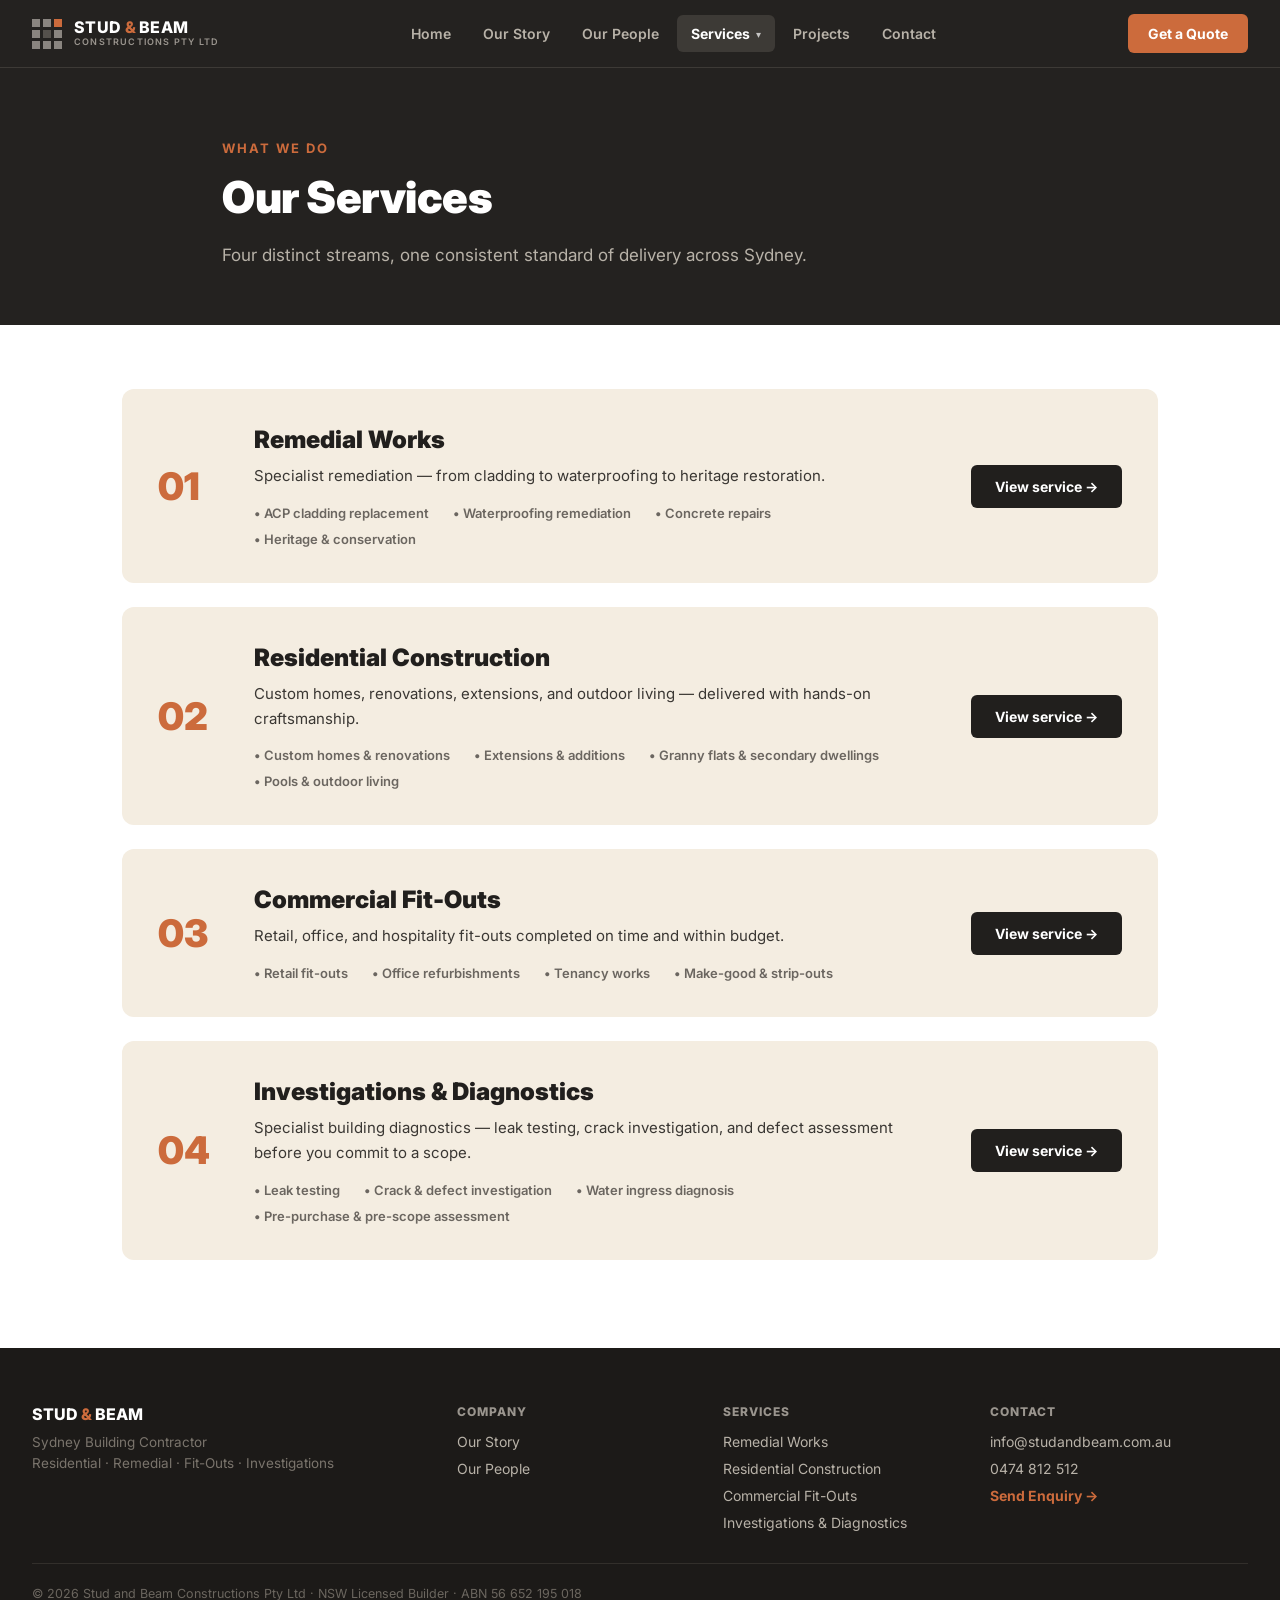
<file: services.html>
<!DOCTYPE html>
<html lang="en">
<head>
<meta charset="utf-8">
<meta name="viewport" content="width=device-width, initial-scale=1">
<link rel="preconnect" href="https://fonts.googleapis.com">
<link rel="preconnect" href="https://fonts.gstatic.com" crossorigin>
<link href="https://fonts.googleapis.com/css2?family=Inter:wght@400;500;600;700;800;900&display=swap" rel="stylesheet">
<link rel="icon" type="image/png" sizes="192x192" href="android-chrome-192x192.png">
<link rel="icon" type="image/png" sizes="32x32" href="favicon-32x32.png">
<link rel="icon" type="image/png" sizes="16x16" href="favicon-16x16.png">
<link rel="apple-touch-icon" href="apple-touch-icon.png">
<link rel="stylesheet" href="css/style.css">
<title>Our Services | Stud &amp; Beam Constructions</title>
<meta name="description" content="Residential construction, remedial works, commercial fit-outs, and investigations & diagnostics across NSW.">

</head>
<body>
<header class="site-header">
  <div class="nav-wrap">
    <a href="index.html" class="logo-btn">
      <div class="logo-grid"><span></span><span></span><span></span><span></span><span></span><span></span><span></span><span></span><span></span></div>
      <div class="logo-text">
        <div class="logo-title">STUD <span class="amp">&amp;</span> BEAM</div>
        <div class="logo-sub">CONSTRUCTIONS PTY LTD</div>
      </div>
    </a>
    <button class="mobile-menu-btn">Menu ▾</button>
    <div class="nav-links">
      <a href="index.html" class="nav-link">Home</a>
      <a href="our-story.html" class="nav-link">Our Story</a>
      <a href="our-people.html" class="nav-link">Our People</a>
      <div class="nav-dropdown">
        <button class="nav-link active"><span style="display:flex;align-items:center;gap:6px;">Services <span style="font-size:10px;opacity:0.7;">▾</span></span></button>
        <div class="nav-dropdown-menu">
          <div class="nav-dropdown-menu-inner">
            <a href="service-remedial.html" class="nav-dropdown-item">Remedial Works</a>
            <a href="service-residential-construction.html" class="nav-dropdown-item">Residential Construction</a>
            <a href="service-fitouts.html" class="nav-dropdown-item">Commercial Fit-Outs</a>
            <a href="service-investigations.html" class="nav-dropdown-item">Investigations &amp; Diagnostics</a>
          </div>
        </div>
      </div>
      <a href="projects.html" class="nav-link">Projects</a>
      <a href="contact.html" class="nav-link">Contact</a>
    </div>
    <a href="contact.html" class="btn-quote">Get a Quote</a>
  </div>
</header>

<div data-screen-label="Services Overview">
  <div class="page-hero">
    <div class="container-narrow">
      <div class="eyebrow">What We Do</div>
      <h1>Our Services</h1>
      <p>Four distinct streams, one consistent standard of delivery across Sydney.</p>
    </div>
  </div>
  <div class="section-white" style="padding:64px 32px;">
    <div class="container" style="max-width:1100px;display:flex;flex-direction:column;gap:0;">
      <div class="services-list-item">
            <div class="num">01</div>
            <div class="content">
              <h3>Remedial Works</h3>
              <p>Specialist remediation &mdash; from cladding to waterproofing to heritage restoration.</p>
              <div class="tags"><span>&bull; ACP cladding replacement</span><span>&bull; Waterproofing remediation</span><span>&bull; Concrete repairs</span><span>&bull; Heritage &amp; conservation</span></div>
            </div>
            <a href="service-remedial.html" class="btn-view-service">View service &rarr;</a>
          </div>
<div class="services-list-item">
            <div class="num">02</div>
            <div class="content">
              <h3>Residential Construction</h3>
              <p>Custom homes, renovations, extensions, and outdoor living &mdash; delivered with hands-on craftsmanship.</p>
              <div class="tags"><span>&bull; Custom homes &amp; renovations</span><span>&bull; Extensions &amp; additions</span><span>&bull; Granny flats &amp; secondary dwellings</span><span>&bull; Pools &amp; outdoor living</span></div>
            </div>
            <a href="service-residential-construction.html" class="btn-view-service">View service &rarr;</a>
          </div>
<div class="services-list-item">
            <div class="num">03</div>
            <div class="content">
              <h3>Commercial Fit-Outs</h3>
              <p>Retail, office, and hospitality fit-outs completed on time and within budget.</p>
              <div class="tags"><span>&bull; Retail fit-outs</span><span>&bull; Office refurbishments</span><span>&bull; Tenancy works</span><span>&bull; Make-good &amp; strip-outs</span></div>
            </div>
            <a href="service-fitouts.html" class="btn-view-service">View service &rarr;</a>
          </div>
<div class="services-list-item">
            <div class="num">04</div>
            <div class="content">
              <h3>Investigations &amp; Diagnostics</h3>
              <p>Specialist building diagnostics &mdash; leak testing, crack investigation, and defect assessment before you commit to a scope.</p>
              <div class="tags"><span>&bull; Leak testing</span><span>&bull; Crack &amp; defect investigation</span><span>&bull; Water ingress diagnosis</span><span>&bull; Pre-purchase &amp; pre-scope assessment</span></div>
            </div>
            <a href="service-investigations.html" class="btn-view-service">View service &rarr;</a>
          </div>
    </div>
  </div>
</div>
<footer class="site-footer">
    <div class="footer-top">
      <div class="footer-brand">
        <div class="title">STUD <span class="amp">&amp;</span> BEAM</div>
        <div class="desc">Sydney Building Contractor<br>Residential &middot; Remedial &middot; Fit-Outs &middot; Investigations</div>
      </div>
      <div class="footer-col">
        <div class="heading">Company</div>
        <div class="links">
          <a href="our-story.html">Our Story</a>
          <a href="our-people.html">Our People</a>
        </div>
      </div>
      <div class="footer-col">
        <div class="heading">Services</div>
        <div class="links">
          <a href="service-remedial.html">Remedial Works</a>
          <a href="service-residential-construction.html">Residential Construction</a>
          <a href="service-fitouts.html">Commercial Fit-Outs</a>
          <a href="service-investigations.html">Investigations &amp; Diagnostics</a>
        </div>
      </div>
      <div class="footer-col contact">
        <div class="heading">Contact</div>
        <div class="links">
          <span>info@studandbeam.com.au</span>
          <span>0474 812 512</span>
          <a href="contact.html" class="enquire">Send Enquiry &rarr;</a>
        </div>
      </div>
    </div>
    <div class="footer-bottom">&copy; 2026 Stud and Beam Constructions Pty Ltd &middot; NSW Licensed Builder &middot; ABN 56 652 195 018</div>
  </footer>
<script src="js/main.js"></script>
</body>
</html>
</file>
<file: css/style.css>
/* ============================================
   Stud & Beam Constructions — Stylesheet
   ============================================ */

:root {
  --dark-1: #1c1a18;
  --dark-2: #242220;
  --dark-3: #2f2c29;
  --dark-border: #3d3a36;
  --dark-border-2: #322f2b;

  --orange: #cc6b3c;
  --orange-hover: #b25a30;
  --orange-light: #e08a5f;

  --text-onDark-1: #ffffff;
  --text-onDark-2: #b8b2a8;
  --text-onDark-3: #9a958e;
  --text-onDark-4: #7a746c;
  --text-onDark-5: #6b665f;

  --bg-cream: #fbf9f6;
  --bg-tan: #f4ede1;
  --bg-tan-border: #e7e0d4;
  --bg-tan-border-2: #e2d9c8;
  --bg-tan-placeholder: #ece5d8;

  --text-dark-1: #211f1d;
  --text-dark-2: #3a3733;
  --text-dark-3: #6b6660;
}

* { box-sizing: border-box; }

html { scroll-behavior: smooth; }

body {
  margin: 0;
  font-family: 'Inter', system-ui, -apple-system, sans-serif;
  -webkit-font-smoothing: antialiased;
  background: var(--bg-cream);
  color: var(--text-dark-1);
  min-height: 100vh;
  display: flex;
  flex-direction: column;
}

a { text-decoration: none; color: var(--orange); }
a:hover { color: var(--orange-hover); }

button { font-family: inherit; cursor: pointer; }
input, select, textarea { font-family: inherit; }

img { max-width: 100%; display: block; }

.container {
  max-width: 1240px;
  margin: 0 auto;
  padding: 0 32px;
}
.container-narrow {
  max-width: 900px;
  margin: 0 auto;
  padding: 0 32px;
}

.eyebrow {
  color: var(--orange);
  font-weight: 700;
  font-size: 13px;
  letter-spacing: 2px;
  text-transform: uppercase;
  margin-bottom: 14px;
}

.btn {
  display: inline-block;
  background: var(--orange);
  color: #fff;
  border: none;
  padding: 15px 26px;
  border-radius: 6px;
  font-size: 15px;
  font-weight: 700;
  cursor: pointer;
}
.btn:hover { background: var(--orange-hover); color: #fff; }

.btn-outline-dark {
  display: inline-block;
  background: transparent;
  color: #fff;
  border: 1px solid #55514c;
  padding: 15px 26px;
  border-radius: 6px;
  font-size: 15px;
  font-weight: 700;
}
.btn-outline-dark:hover { border-color: var(--orange); color: var(--orange); }

.btn-outline-light {
  display: inline-block;
  background: none;
  border: 1px solid var(--text-dark-1);
  color: var(--text-dark-1);
  padding: 12px 22px;
  border-radius: 6px;
  font-size: 14px;
  font-weight: 700;
}
.btn-outline-light:hover { background: var(--text-dark-1); color: #fff; }

/* ===== HEADER / NAV ===== */
.site-header {
  position: sticky;
  top: 0;
  z-index: 100;
  background: var(--dark-2);
  border-bottom: 1px solid var(--dark-border);
}
.nav-wrap {
  max-width: 1280px;
  margin: 0 auto;
  padding: 14px 32px;
  display: flex;
  align-items: center;
  justify-content: space-between;
  gap: 20px;
  flex-wrap: wrap;
}
.logo-btn {
  display: flex;
  align-items: center;
  gap: 12px;
  background: none;
  border: none;
  padding: 0;
  cursor: pointer;
}
.logo-grid {
  display: grid;
  grid-template-columns: repeat(3, 8px);
  grid-template-rows: repeat(3, 8px);
  gap: 3px;
}
.logo-grid span { background: #8a8580; display: block; }
.logo-grid span:nth-child(3) { background: var(--orange); }
.logo-grid span:nth-child(5) { background: #55514c; }
.logo-text { text-align: left; }
.logo-title {
  font-weight: 800; font-size: 16px; color: #fff;
  letter-spacing: 0.3px; line-height: 1.1;
}
.logo-title .amp { color: var(--orange); }
.logo-sub {
  font-size: 9px; font-weight: 600; color: var(--text-onDark-3);
  letter-spacing: 1.2px; line-height: 1.2;
}

.nav-links { display: flex; align-items: center; gap: 4px; flex-wrap: wrap; }
.nav-link {
  background: none; border: none; padding: 10px 14px; border-radius: 6px;
  font-size: 14px; font-weight: 600; color: var(--text-onDark-2);
}
.nav-link:hover { background: var(--dark-3); color: var(--text-onDark-2); }
.nav-link.active { background: var(--dark-border); color: #fff; font-weight: 700; }

.nav-dropdown { position: relative; }
.nav-dropdown-menu {
  position: absolute; top: 100%; left: 0; padding-top: 10px;
  margin-top: 0;
  display: none;
  z-index: 50;
}
.nav-dropdown-menu-inner {
  background: var(--dark-3); border: 1px solid var(--dark-border);
  border-radius: 8px; min-width: 210px; padding: 6px;
  box-shadow: 0 12px 24px rgba(0,0,0,0.35);
}
.nav-dropdown.open .nav-dropdown-menu,
.nav-dropdown:hover .nav-dropdown-menu {
  display: block;
}
.nav-dropdown-item {
  display: block; width: 100%; text-align: left; background: none; border: none;
  padding: 10px 12px; border-radius: 6px; font-size: 13.5px; font-weight: 600;
  color: #e9e4da;
}
.nav-dropdown-item:hover { background: var(--dark-border); color: #fff; }

.btn-quote {
  background: var(--orange); color: #fff; border: none; padding: 11px 20px;
  border-radius: 6px; font-size: 14px; font-weight: 700; white-space: nowrap;
}
.btn-quote:hover { background: var(--orange-hover); color: #fff; }

/* ===== PAGE HERO (dark banner used on every inner page) ===== */
.page-hero {
  background: var(--dark-2);
  padding: 72px 32px 56px;
}
.page-hero h1 {
  font-size: 44px; font-weight: 900; color: #fff;
  margin: 0 0 18px; letter-spacing: -0.5px;
}
.page-hero p {
  font-size: 17px; line-height: 1.6; color: var(--text-onDark-2);
  margin: 0; max-width: 640px;
}

/* ===== HOME HERO ===== */
.hero {
  background: linear-gradient(180deg, var(--dark-2) 0%, var(--dark-1) 100%);
  padding: 96px 32px 80px;
}
.hero-inner {
  display: flex; gap: 56px; align-items: center; flex-wrap: wrap;
}
.hero-copy { flex: 1 1 480px; min-width: 320px; }
.hero-copy h1 {
  font-size: 52px; line-height: 1.08; font-weight: 900; color: #fff;
  margin: 0 0 22px; letter-spacing: -0.5px;
}
.hero-copy h1 span { color: var(--orange); }
.hero-copy p {
  font-size: 17px; line-height: 1.6; color: var(--text-onDark-2);
  max-width: 480px; margin: 0 0 32px;
}
.hero-actions { display: flex; gap: 14px; flex-wrap: wrap; }
.hero-image {
  flex: 1 1 380px; min-width: 300px; height: 460px; border-radius: 10px;
  overflow: hidden; border: 1px solid var(--dark-border); position: relative;
  box-shadow: 0 24px 48px -12px rgba(0,0,0,0.55), 0 8px 20px rgba(0,0,0,0.4);
}
.hero-image img { width: 100%; height: 100%; object-fit: cover; object-position: center; }

/* ===== STATS BAR ===== */
.stats-bar { background: var(--dark-3); padding: 40px 32px; }
.stats-grid {
  max-width: 1240px; margin: 0 auto; display: grid;
  grid-template-columns: repeat(3, 1fr); gap: 24px;
}
.stat { text-align: center; }
.stat.bordered { border-left: 1px solid var(--dark-border); border-right: 1px solid var(--dark-border); }
.stat-num { font-size: 40px; font-weight: 900; color: var(--orange); }
.stat-label { color: var(--text-onDark-2); font-size: 14px; font-weight: 600; margin-top: 4px; }

/* ===== QUOTE ===== */
.quote-section { background: var(--bg-cream); padding: 72px 32px; }
.quote-section .container-narrow { text-align: center; }
.quote-section blockquote {
  font-size: 26px; line-height: 1.5; font-weight: 700; color: var(--text-dark-1);
  margin: 0 0 20px; font-style: italic;
}
.quote-section .attribution {
  font-size: 15px; line-height: 1.7; color: var(--text-dark-3); margin: 0;
}

/* ===== SECTION WRAPPERS ===== */
.section-white { background: #fff; padding: 80px 32px; }
.section-white.bordered-top { border-top: 1px solid var(--bg-tan-border); }
.section-tan { background: var(--bg-tan); padding: 80px 32px; }
.section-dark { background: var(--dark-2); padding: 80px 32px; }
h2.section-title {
  font-size: 36px; font-weight: 900; margin: 0 0 40px; letter-spacing: -0.5px;
}
.section-dark h2.section-title { color: #fff; }

/* ===== SERVICE CARDS (home) ===== */
.services-grid {
  display: grid; grid-template-columns: repeat(auto-fit, minmax(300px, 1fr)); gap: 24px;
}
.service-card {
  background: var(--dark-2); border-radius: 10px; padding: 30px;
  border-top: 3px solid var(--orange);
}
.service-card .num { color: var(--orange); font-weight: 900; font-size: 22px; margin-bottom: 14px; }
.service-card h3 { color: #fff; font-size: 20px; font-weight: 800; margin: 0 0 10px; }
.service-card p { color: var(--text-onDark-2); font-size: 14.5px; line-height: 1.6; margin: 0 0 16px; }
.service-card .bullets { margin-bottom: 18px; }
.service-card .bullets div {
  color: #d8d3c9; font-size: 13.5px; padding: 5px 0; border-top: 1px solid var(--dark-border);
}
.service-card .learn-more { background: none; border: none; color: var(--orange); font-weight: 700; font-size: 14px; padding: 0; }
.service-card .learn-more:hover { color: var(--orange-light); }

/* ===== PROJECT CARDS ===== */
.projects-header-row {
  display: flex; justify-content: space-between; align-items: flex-end;
  margin-bottom: 40px; flex-wrap: wrap; gap: 16px;
}
.projects-grid {
  display: grid; grid-template-columns: repeat(auto-fit, minmax(280px, 1fr)); gap: 20px;
}
.projects-grid.wide { grid-template-columns: repeat(3, 1fr); }
@media (max-width: 1000px) {
  .projects-grid.wide { grid-template-columns: repeat(2, 1fr); }
}
@media (max-width: 680px) {
  .projects-grid.wide { grid-template-columns: 1fr; }
}
.project-card { background: #fff; border-radius: 10px; overflow: hidden; border: 1px solid var(--bg-tan-border); }
.project-card.on-tan { background: var(--bg-tan); border: none; }
.project-photo { height: 160px; overflow: hidden; background: var(--bg-tan-placeholder); }
.project-photo.tall { height: 170px; }
.project-photo img { width: 100%; height: 100%; object-fit: cover; object-position: center; }
.project-photo.placeholder {
  background: repeating-linear-gradient(45deg, var(--bg-tan-placeholder), var(--bg-tan-placeholder) 10px, var(--bg-tan-border-2) 10px, var(--bg-tan-border-2) 20px);
  display: flex; align-items: center; justify-content: center;
}
.project-photo.placeholder span { font-family: monospace; color: #9a9285; font-size: 11.5px; }

/* Building exterior <-> worksite photo crossfade on hover */
.photo-swap { position: relative; width: 100%; height: 100%; overflow: hidden; }
.photo-swap img { position: absolute; top: 0; left: 0; width: 100%; height: 100%; object-fit: cover; object-position: center; transition: opacity 450ms ease; }
.photo-swap img.building-photo { opacity: 1; z-index: 2; }
.photo-swap img.work-photo { opacity: 0; z-index: 1; }
.photo-swap:hover img.building-photo { opacity: 0; }
.photo-swap:hover img.work-photo { opacity: 1; }
.photo-swap-label {
  position: absolute; bottom: 8px; left: 8px; z-index: 3;
  background: rgba(33,31,29,0.65); color: #fff; font-size: 10.5px; font-weight: 700;
  padding: 3px 8px; border-radius: 4px; letter-spacing: 0.3px;
  opacity: 1; transition: opacity 300ms ease; pointer-events: none;
}
.photo-swap:hover .photo-swap-label { opacity: 0; }
.project-body { padding: 18px; }
.project-body.wide { padding: 22px; }
.project-tag-row { display: flex; gap: 8px; align-items: center; margin-bottom: 10px; flex-wrap: wrap; }
.project-tag {
  background: var(--orange); color: #fff; font-size: 10.5px; font-weight: 800;
  letter-spacing: 0.5px; text-transform: uppercase; padding: 3px 8px; border-radius: 4px;
}
.project-status { color: #9a9285; font-size: 12px; font-weight: 600; }
.project-body h4 { font-size: 16.5px; font-weight: 800; margin: 0 0 6px; }
.project-body .location { font-size: 13px; color: var(--text-dark-3); margin: 0; line-height: 1.5; }
.project-body .location.wide { font-size: 12.5px; margin: 0 0 12px; }
.project-body .blurb { font-size: 13.5px; color: var(--text-dark-2); line-height: 1.6; margin: 0; }

/* project filter tabs */
.filter-row {
  display: flex; gap: 10px; flex-wrap: wrap; border-bottom: 1px solid var(--bg-tan-border);
  padding-bottom: 24px; margin-bottom: 0;
}
.filter-btn {
  background: none; color: var(--text-dark-3); border: 1px solid var(--bg-tan-border);
  padding: 10px 18px; border-radius: 6px; font-size: 13.5px; font-weight: 700;
}
.filter-btn.active { background: var(--text-dark-1); color: #fff; border-color: var(--text-dark-1); }

/* ===== PROCESS ===== */
.process-step {
  display: flex; gap: 26px; padding: 24px 0; border-top: 1px solid var(--dark-border);
}
.process-step .num { font-size: 32px; font-weight: 900; color: var(--orange); min-width: 64px; }
.process-step h4 { color: #fff; font-size: 18px; font-weight: 800; margin: 0 0 8px; }
.process-step p { color: var(--text-onDark-2); font-size: 14.5px; line-height: 1.6; margin: 0; }

/* ===== TESTIMONIALS ===== */
.testimonials-grid {
  display: grid; grid-template-columns: repeat(auto-fit, minmax(300px, 1fr)); gap: 22px;
}
.testimonial-card {
  background: var(--bg-tan); border-radius: 10px; padding: 28px; border-left: 3px solid var(--orange);
}
.testimonial-card p.quote { font-size: 14.5px; line-height: 1.65; color: var(--text-dark-2); margin: 0 0 20px; }
.testimonial-card .name { font-weight: 800; font-size: 14px; color: var(--text-dark-1); }
.testimonial-card .role { font-size: 13px; color: var(--text-dark-3); }

/* ===== WHY US ===== */
.why-grid { display: grid; grid-template-columns: repeat(auto-fit, minmax(280px, 1fr)); gap: 22px; }
.why-card { background: #fff; border-radius: 10px; padding: 28px; border: 1px solid var(--bg-tan-border); }
.why-card .num { color: var(--orange); font-weight: 900; font-size: 22px; margin-bottom: 14px; }
.why-card h4 { font-size: 17px; font-weight: 800; margin: 0 0 10px; }
.why-card p { font-size: 14px; line-height: 1.6; color: var(--text-dark-3); margin: 0; }

/* ===== LICENSING CALLOUT ===== */
.licensing-bar { background: var(--bg-tan); padding: 30px 32px; }
.licensing-inner {
  max-width: 1240px; margin: 0 auto; display: flex; gap: 40px; flex-wrap: wrap; align-items: center;
}
.licensing-label {
  font-weight: 800; font-size: 13px; letter-spacing: 1.5px; text-transform: uppercase; color: var(--text-dark-3);
}
.licensing-item .k {
  font-size: 11.5px; font-weight: 700; letter-spacing: 0.5px; color: #9a9285; text-transform: uppercase;
}
.licensing-item .v { font-size: 16px; font-weight: 800; color: var(--text-dark-1); }

/* ===== FINAL CTA ===== */
.final-cta { background: var(--dark-2); padding: 64px 32px; text-align: center; }
.final-cta h2 { color: #fff; font-size: 30px; font-weight: 900; margin: 0 0 12px; }
.final-cta p { color: var(--text-onDark-2); font-size: 15px; margin: 0 0 28px; }

/* ===== OUR STORY page ===== */
.story-flex { display: flex; gap: 48px; flex-wrap: wrap; }
.story-copy { flex: 1 1 420px; }
.story-copy p { font-size: 16px; line-height: 1.75; color: var(--text-dark-2); margin: 0 0 20px; }
.story-side { flex: 1 1 260px; min-width: 220px; }
.story-carousel {
  height: 300px; border-radius: 10px; overflow: hidden; margin-bottom: 10px;
  position: relative; background: var(--dark-1);
}
.story-carousel img {
  width: 100%; height: 100%; object-fit: cover; object-position: center;
  display: block; transition: opacity 250ms ease;
}
.story-nav-btn {
  position: absolute; top: 50%; transform: translateY(-50%); width: 34px; height: 34px;
  border-radius: 50%; background: rgba(33,31,29,0.55); border: none; color: #fff;
  font-size: 16px; display: flex; align-items: center; justify-content: center; cursor: pointer;
}
.story-nav-btn:hover { background: rgba(204,107,60,0.85); }
.story-nav-btn.prev { left: 8px; }
.story-nav-btn.next { right: 8px; }
.story-caption {
  font-size: 12.5px; color: var(--text-dark-3); text-align: center; margin: 0 0 10px;
  line-height: 1.5; min-height: 32px;
}
.story-dots { display: flex; justify-content: center; gap: 8px; margin-bottom: 16px; }
.story-dot {
  width: 8px; height: 8px; border-radius: 50%; border: none; padding: 0; cursor: pointer;
  background: #d8cfc0;
}
.story-dot.active { background: var(--orange); }
.story-side .big-num { text-align: center; font-size: 34px; font-weight: 900; color: var(--orange); }
.story-side .big-label { text-align: center; font-size: 13.5px; font-weight: 600; color: var(--text-dark-3); }

.values-grid { display: grid; grid-template-columns: repeat(auto-fit, minmax(260px, 1fr)); gap: 22px; }
.value-card { background: var(--dark-2); border-radius: 10px; padding: 26px; }
.value-card .num { color: var(--orange); font-weight: 900; font-size: 20px; margin-bottom: 12px; }
.value-card h4 { color: #fff; font-size: 16.5px; font-weight: 800; margin: 0 0 8px; }
.value-card p { color: var(--text-onDark-2); font-size: 13.5px; line-height: 1.6; margin: 0; }

.center-cta { background: #fff; padding: 64px 32px; text-align: center; }
.center-cta h2 { font-size: 28px; font-weight: 900; margin: 0 0 12px; }

/* ===== OUR PEOPLE page ===== */
.person-block { display: flex; gap: 36px; flex-wrap: wrap; margin-bottom: 56px; }
.person-photo { width: 220px; height: 260px; flex-shrink: 0; border-radius: 10px; overflow: hidden; }
.person-photo img { width: 100%; height: 100%; object-fit: cover; object-position: top center; }
.person-info { flex: 1 1 380px; min-width: 280px; }
.person-info h3 { font-size: 24px; font-weight: 900; margin: 0 0 4px; }
.person-info .role {
  color: var(--orange); font-weight: 700; font-size: 13px; letter-spacing: 1px;
  text-transform: uppercase; margin-bottom: 16px;
}
.person-info p { font-size: 15px; line-height: 1.7; color: var(--text-dark-2); margin: 0 0 16px; }
.cred-list { display: flex; flex-direction: column; gap: 6px; }
.cred-list div, .dash-list div {
  font-size: 14px; color: var(--text-dark-2); display: flex; gap: 10px;
}
.dash-list div { padding: 9px 0; border-top: 1px solid var(--bg-tan-border); }
.dash-list.tan div { border-top-color: var(--bg-tan-border-2); }
.cred-list span, .dash-list span { color: var(--orange); }

.prior-experience-box { background: var(--bg-tan); border-radius: 10px; padding: 30px 34px; margin-bottom: 56px; }
.prior-experience-box h4 {
  font-size: 13px; font-weight: 800; letter-spacing: 1.5px; text-transform: uppercase;
  color: var(--text-dark-1); margin: 0 0 6px;
}
.prior-experience-box > p { font-size: 14.5px; line-height: 1.7; color: var(--text-dark-2); margin: 0 0 18px; }
.prior-experience-box .dash-list div { font-size: 14.5px; }

.two-col-values {
  display: grid; grid-template-columns: repeat(auto-fit, minmax(300px, 1fr)); gap: 40px;
  border-top: 1px solid var(--bg-tan-border); padding-top: 40px;
}
.two-col-values h4 {
  font-size: 13px; font-weight: 800; letter-spacing: 1.5px; text-transform: uppercase;
  color: var(--text-dark-1); margin: 0 0 18px;
}

.onsite-block { background: var(--bg-tan); padding: 64px 32px; }
.onsite-block h2 { font-size: 28px; font-weight: 900; margin: 0 0 16px; }
.onsite-block > .container-narrow > p { font-size: 15.5px; line-height: 1.7; color: var(--text-dark-2); max-width: 640px; margin: 0 0 22px; }
.site-team-points { display: flex; gap: 30px; flex-wrap: wrap; }
.site-team-points div { font-size: 14px; font-weight: 700; color: var(--text-dark-1); display: flex; gap: 8px; align-items: center; }
.dot { width: 6px; height: 6px; background: var(--orange); border-radius: 50%; display: inline-block; }

.contact-strip { background: var(--dark-2); padding: 40px 32px; }
.contact-strip-inner {
  max-width: 1100px; margin: 0 auto; display: flex; justify-content: space-between;
  align-items: center; flex-wrap: wrap; gap: 24px;
}
.contact-strip h3 { color: #fff; font-size: 24px; font-weight: 800; margin: 0; }
.contact-strip .who { text-align: right; }
.contact-strip .who .name { color: #fff; font-weight: 800; font-size: 15px; }
.contact-strip .who .role { color: var(--text-onDark-3); font-size: 12.5px; margin-bottom: 6px; }
.contact-strip .who .detail { color: var(--orange); font-weight: 700; font-size: 13.5px; }

/* ===== SERVICES OVERVIEW ===== */
.services-list-item {
  background: var(--bg-tan); border-radius: 12px; padding: 36px; display: flex;
  gap: 32px; flex-wrap: wrap; align-items: center; margin-bottom: 24px;
}
.services-list-item .num { color: var(--orange); font-weight: 900; font-size: 38px; min-width: 64px; }
.services-list-item .content { flex: 1 1 320px; }
.services-list-item h3 { font-size: 24px; font-weight: 900; margin: 0 0 10px; }
.services-list-item p { font-size: 15px; line-height: 1.65; color: var(--text-dark-2); margin: 0 0 16px; }
.services-list-item .tags { display: flex; gap: 10px 24px; flex-wrap: wrap; }
.services-list-item .tags span { font-size: 13px; color: var(--text-dark-3); font-weight: 600; }
.btn-view-service {
  background: var(--text-dark-1); color: #fff; border: none; padding: 13px 24px;
  border-radius: 6px; font-size: 14px; font-weight: 700; white-space: nowrap;
}
.btn-view-service:hover { background: var(--orange); color: #fff; }

/* ===== SERVICE DETAIL ===== */
.service-eyebrow-num { color: var(--orange); font-weight: 700; font-size: 13px; letter-spacing: 2px; text-transform: uppercase; margin-bottom: 14px; }
.service-detail-copy p { font-size: 16px; line-height: 1.75; color: var(--text-dark-2); margin: 0 0 20px; }
.two-col-grid { display: grid; grid-template-columns: repeat(auto-fit, minmax(280px, 1fr)); gap: 32px; margin-top: 36px; }
.two-col-grid h4 { font-size: 13px; font-weight: 800; letter-spacing: 1.5px; text-transform: uppercase; margin: 0 0 16px; }
.related-services-bar { background: var(--bg-tan); padding: 40px 32px; }
.related-services-bar .label { font-size: 12.5px; font-weight: 800; letter-spacing: 1.5px; text-transform: uppercase; color: var(--text-dark-3); margin-bottom: 12px; }
.related-services-links { display: flex; gap: 18px; flex-wrap: wrap; }
.related-link {
  background: #fff; border: 1px solid var(--bg-tan-border); padding: 12px 20px; border-radius: 6px;
  font-size: 14px; font-weight: 700; color: var(--text-dark-1);
}
.related-link:hover { border-color: var(--orange); color: var(--orange); }
.service-cta { background: var(--dark-2); padding: 56px 32px; text-align: center; }
.service-cta h2 { color: #fff; font-size: 26px; font-weight: 900; margin: 0 0 24px; }

/* ===== CONTACT PAGE ===== */
.contact-layout { display: flex; gap: 56px; flex-wrap: wrap; }
.contact-details { flex: 1 1 300px; min-width: 260px; }
.contact-details h4 { font-size: 13px; font-weight: 800; letter-spacing: 1.5px; text-transform: uppercase; margin: 0 0 20px; }
.contact-info-list { display: flex; flex-direction: column; gap: 18px; margin-bottom: 32px; }
.contact-info-list .k { font-size: 11.5px; color: #9a9285; font-weight: 700; text-transform: uppercase; margin-bottom: 3px; }
.contact-info-list .v { font-size: 15px; font-weight: 700; }
.contact-info-list .v.accent { color: var(--orange); }
.response-box { background: var(--bg-tan); border-radius: 8px; padding: 18px 20px; }
.response-box .title { font-size: 13px; font-weight: 800; margin-bottom: 4px; }
.response-box p { font-size: 13.5px; color: var(--text-dark-2); line-height: 1.6; margin: 0; }

.contact-form-wrap { flex: 2 1 420px; min-width: 300px; }
.contact-form { display: flex; flex-direction: column; gap: 16px; }
.form-row { display: grid; grid-template-columns: 1fr 1fr; gap: 16px; }
.contact-form input, .contact-form select, .contact-form textarea {
  padding: 13px 14px; border: 1px solid #e0d9cc; border-radius: 6px; font-size: 14.5px; background: var(--bg-cream);
}
.contact-form select { color: var(--text-dark-3); }
.contact-form textarea { resize: vertical; }
.contact-form button { align-self: flex-start; }
.form-success {
  background: var(--bg-tan); border-radius: 10px; padding: 40px; text-align: center;
}
.form-success h3 { font-size: 22px; font-weight: 800; margin: 0 0 10px; }
.form-success p { font-size: 14.5px; color: var(--text-dark-2); margin: 0 0 20px; }
.btn-dark-sm {
  background: var(--text-dark-1); color: #fff; border: none; padding: 12px 22px;
  border-radius: 6px; font-size: 14px; font-weight: 700;
}
.btn-dark-sm:hover { background: var(--orange); }

.faq-section { background: var(--bg-tan); padding: 64px 32px; }
.faq-section h4 { font-size: 13px; font-weight: 800; letter-spacing: 1.5px; text-transform: uppercase; margin: 0 0 24px; }
.faq-item { border-top: 1px solid var(--bg-tan-border-2); padding: 18px 0; }
.faq-question {
  background: none; border: none; width: 100%; display: flex; justify-content: space-between;
  align-items: center; padding: 0; text-align: left;
}
.faq-question span.q { font-size: 15.5px; font-weight: 700; color: var(--text-dark-1); }
.faq-question span.icon { color: var(--orange); font-size: 18px; font-weight: 700; }
.faq-answer { font-size: 14.5px; color: var(--text-dark-2); line-height: 1.65; margin: 14px 0 0; display: none; }
.faq-item.open .faq-answer { display: block; }

/* ===== FOOTER ===== */
.site-footer { background: var(--dark-1); padding: 56px 32px 28px; margin-top: auto; }
.footer-top {
  max-width: 1240px; margin: 0 auto; display: flex; gap: 48px; flex-wrap: wrap;
  justify-content: space-between; padding-bottom: 32px; border-bottom: 1px solid var(--dark-border-2);
}
.footer-brand { flex: 2 1 260px; min-width: 220px; }
.footer-brand .title { font-weight: 800; font-size: 16px; color: #fff; margin-bottom: 8px; }
.footer-brand .title .amp { color: var(--orange); }
.footer-brand .desc { color: var(--text-onDark-4); font-size: 13.5px; line-height: 1.6; }
.footer-col { flex: 1 1 160px; }
.footer-col.contact { flex: 1 1 200px; }
.footer-col .heading {
  color: var(--text-onDark-3); font-size: 12px; font-weight: 800; letter-spacing: 1px;
  text-transform: uppercase; margin-bottom: 14px;
}
.footer-col .links { display: flex; flex-direction: column; gap: 10px; }
.footer-col .links a, .footer-col .links button {
  background: none; border: none; color: var(--text-onDark-2); font-size: 14px;
  text-align: left; padding: 0;
}
.footer-col .links a:hover, .footer-col .links button:hover { color: var(--orange); }
.footer-col .links span { color: var(--text-onDark-2); font-size: 14px; }
.footer-col .links .enquire { color: var(--orange); font-weight: 700; }
.footer-bottom {
  max-width: 1240px; margin: 0 auto; padding-top: 22px; color: #6b665f; font-size: 12.5px;
}

/* ===== MOBILE ===== */
@media (max-width: 860px) {
  .hero-copy h1 { font-size: 38px; }
  .page-hero h1 { font-size: 32px; }
  .stats-grid { grid-template-columns: 1fr; gap: 12px; }
  .stat.bordered { border-left: none; border-right: none; border-top: 1px solid var(--dark-border); border-bottom: 1px solid var(--dark-border); padding: 16px 0; }
  .form-row { grid-template-columns: 1fr; }
  .nav-links { display: none; }
  .nav-links.mobile-open { display: flex; flex-direction: column; width: 100%; }
  .mobile-menu-btn { display: block; background: none; border: 1px solid var(--dark-border); color: #fff; padding: 8px 12px; border-radius: 6px; }
}
@media (min-width: 861px) {
  .mobile-menu-btn { display: none; }
}
</file>
